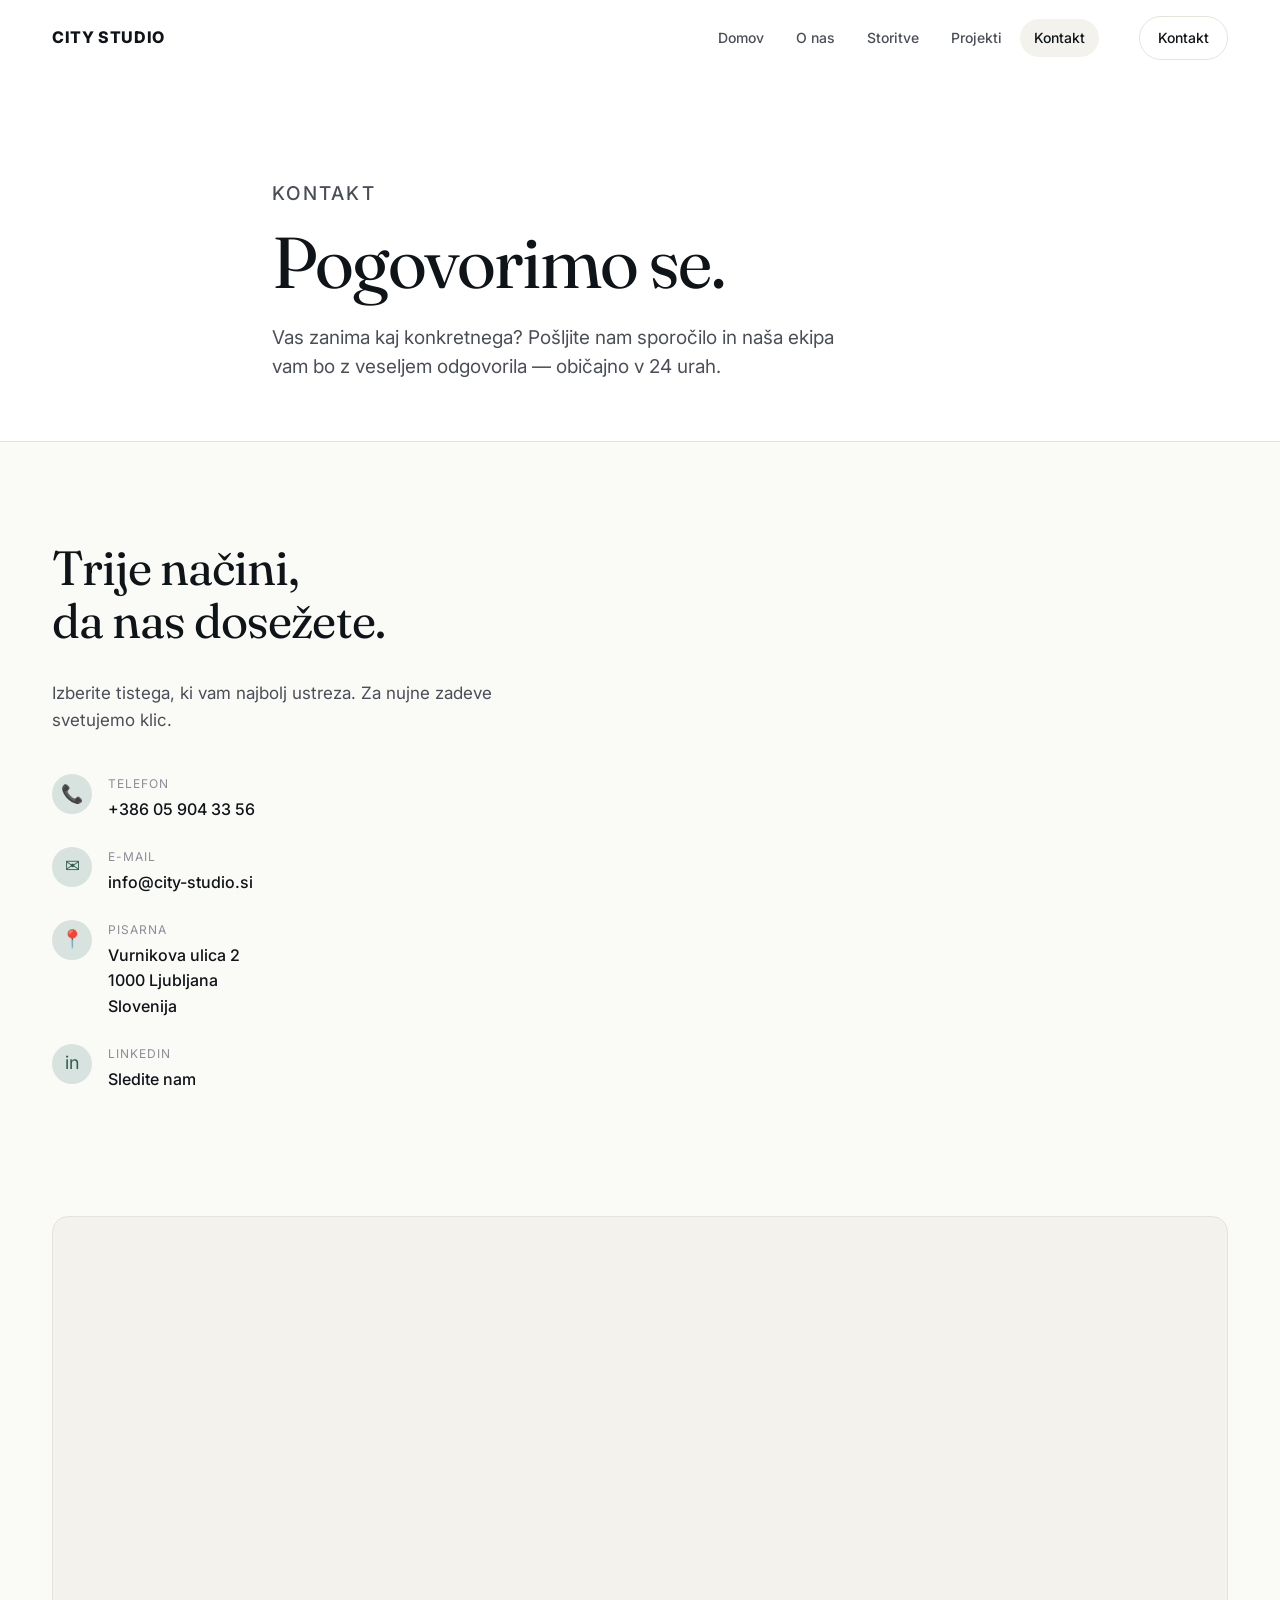
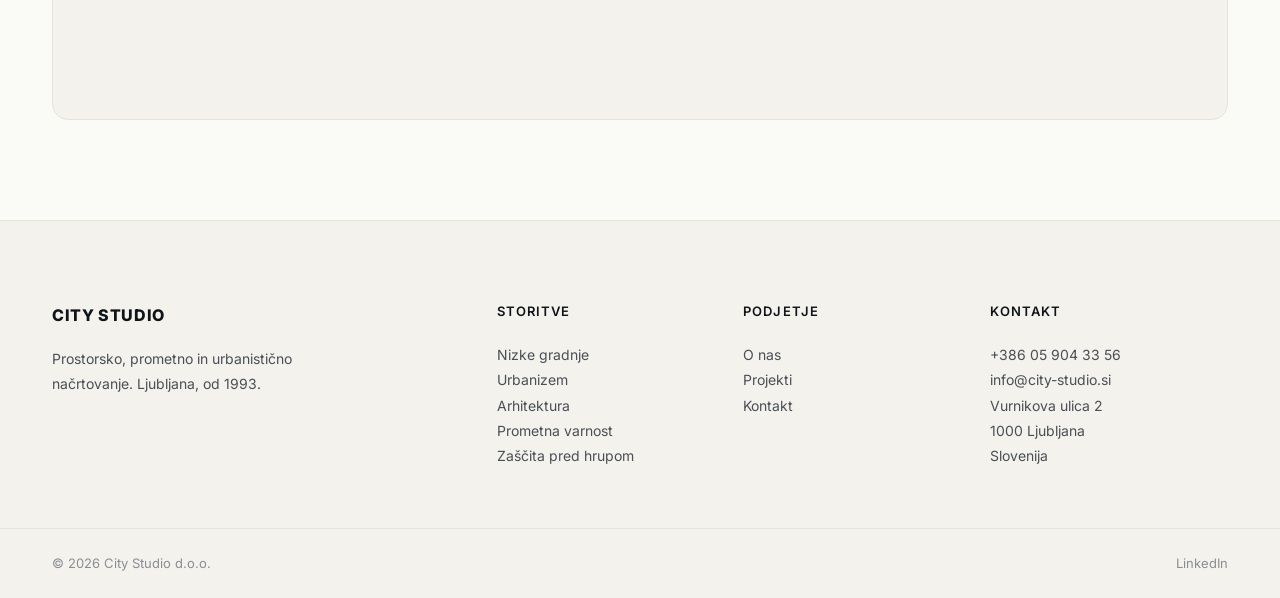
<file: kontakt.html>
<!DOCTYPE html>
<html lang="sl">
<head>
<meta charset="UTF-8" />
<meta name="viewport" content="width=device-width, initial-scale=1.0" />
<title>Kontakt — City Studio</title>
<meta name="description" content="Stopite v stik s City Studio. Pošljite povpraševanje, pokličite ali obiščite našo pisarno v Ljubljani." />
<link rel="preconnect" href="https://fonts.googleapis.com" />
<link rel="preconnect" href="https://fonts.gstatic.com" crossorigin />
<link href="https://fonts.googleapis.com/css2?family=Inter:wght@300;400;500;600;700;800&family=Fraunces:opsz,wght@9..144,300;9..144,400;9..144,500;9..144,600&display=swap" rel="stylesheet" />
<link rel="stylesheet" href="styles.css" />
</head>
<body>

<header class="nav" id="nav">
  <div class="nav__inner">
    <a class="nav__logo" href="index.html"><span class="logo-text">CITY STUDIO</span></a>
    <nav class="nav__links">
      <a href="index.html">Domov</a>
      <a href="o-nas.html">O nas</a>
      <a href="storitve.html">Storitve</a>
      <a href="projekti.html">Projekti</a>
      <a href="kontakt.html" class="is-active">Kontakt</a>
    </nav>
    <div class="nav__cta">
      <a href="kontakt.html" class="btn btn--ghost btn--sm">Kontakt</a>
    </div>
  </div>
</header>

<section class="page-head">
  <div class="container page-head__inner">
    <p class="eyebrow">Kontakt</p>
    <h1>Pogovorimo se.</h1>
    <p>Vas zanima kaj konkretnega? Pošljite nam sporočilo in naša ekipa vam bo z veseljem odgovorila — običajno v 24 urah.</p>
  </div>
</section>

<section class="contact">
  <div class="container">
    <div class="contact__grid">

      <div class="contact-info">
        <h2>Trije načini,<br/>da nas dosežete.</h2>
        <p>Izberite tistega, ki vam najbolj ustreza. Za nujne zadeve svetujemo klic.</p>

        <div class="contact-detail">
          <div class="contact-detail__icon">📞</div>
          <div class="contact-detail__body">
            <span class="contact-detail__label">Telefon</span>
            <span class="contact-detail__value"><a href="tel:+386059043356">+386 05 904 33 56</a></span>
          </div>
        </div>

        <div class="contact-detail">
          <div class="contact-detail__icon">✉</div>
          <div class="contact-detail__body">
            <span class="contact-detail__label">E-mail</span>
            <span class="contact-detail__value"><a href="mailto:info@city-studio.si">info@city-studio.si</a></span>
          </div>
        </div>

        <div class="contact-detail">
          <div class="contact-detail__icon">📍</div>
          <div class="contact-detail__body">
            <span class="contact-detail__label">Pisarna</span>
            <span class="contact-detail__value">Vurnikova ulica 2<br/>1000 Ljubljana<br/>Slovenija</span>
          </div>
        </div>

        <div class="contact-detail">
          <div class="contact-detail__icon">in</div>
          <div class="contact-detail__body">
            <span class="contact-detail__label">LinkedIn</span>
            <span class="contact-detail__value"><a href="https://www.linkedin.com/company/city-studio1/" target="_blank" rel="noopener">Sledite nam</a></span>
          </div>
        </div>
      </div>

      <form class="contact-form" style="display:none;">
      </form>

    </div>
  </div>
</section>

<section style="padding: 0 0 100px;">
  <div class="container">
    <div style="position: relative; border-radius: var(--radius); overflow: hidden; border: 1px solid var(--line); aspect-ratio: 21/9; background: var(--bg-soft);">
      <iframe
        src="https://www.openstreetmap.org/export/embed.html?bbox=14.495%2C46.045%2C14.515%2C46.055&layer=mapnik&marker=46.050%2C14.505"
        style="width:100%; height:100%; border:0; filter: saturate(0.8);"
        title="Lokacija City Studio">
      </iframe>
    </div>
  </div>
</section>

<footer class="footer">
  <div class="container footer__inner">
    <div class="footer__col">
      <a class="nav__logo" href="index.html"><span class="logo-text">CITY STUDIO</span></a>
      <p class="footer__tag">Prostorsko, prometno in urbanistično načrtovanje. Ljubljana, od 1993.</p>
    </div>
    <div class="footer__col">
      <h4>Storitve</h4>
      <a href="storitve.html">Nizke gradnje</a>
      <a href="storitve.html">Urbanizem</a>
      <a href="storitve.html">Arhitektura</a>
      <a href="storitve.html">Prometna varnost</a>
      <a href="storitve.html">Zaščita pred hrupom</a>
    </div>
    <div class="footer__col">
      <h4>Podjetje</h4>
      <a href="o-nas.html">O nas</a>
      <a href="projekti.html">Projekti</a>
      <a href="kontakt.html">Kontakt</a>
    </div>
    <div class="footer__col">
      <h4>Kontakt</h4>
      <a href="tel:+386059043356">+386 05 904 33 56</a>
      <a href="mailto:info@city-studio.si">info@city-studio.si</a>
      <p>Vurnikova ulica 2<br/>1000 Ljubljana<br/>Slovenija</p>
    </div>
  </div>
  <div class="footer__bottom">
    <div class="container">
      <span>© 2026 City Studio d.o.o.</span>
      <span><a href="https://www.linkedin.com/company/city-studio1/" target="_blank" rel="noopener">LinkedIn</a></span>
    </div>
  </div>
</footer>

<script src="script.js"></script>
</body>
</html>
</file>
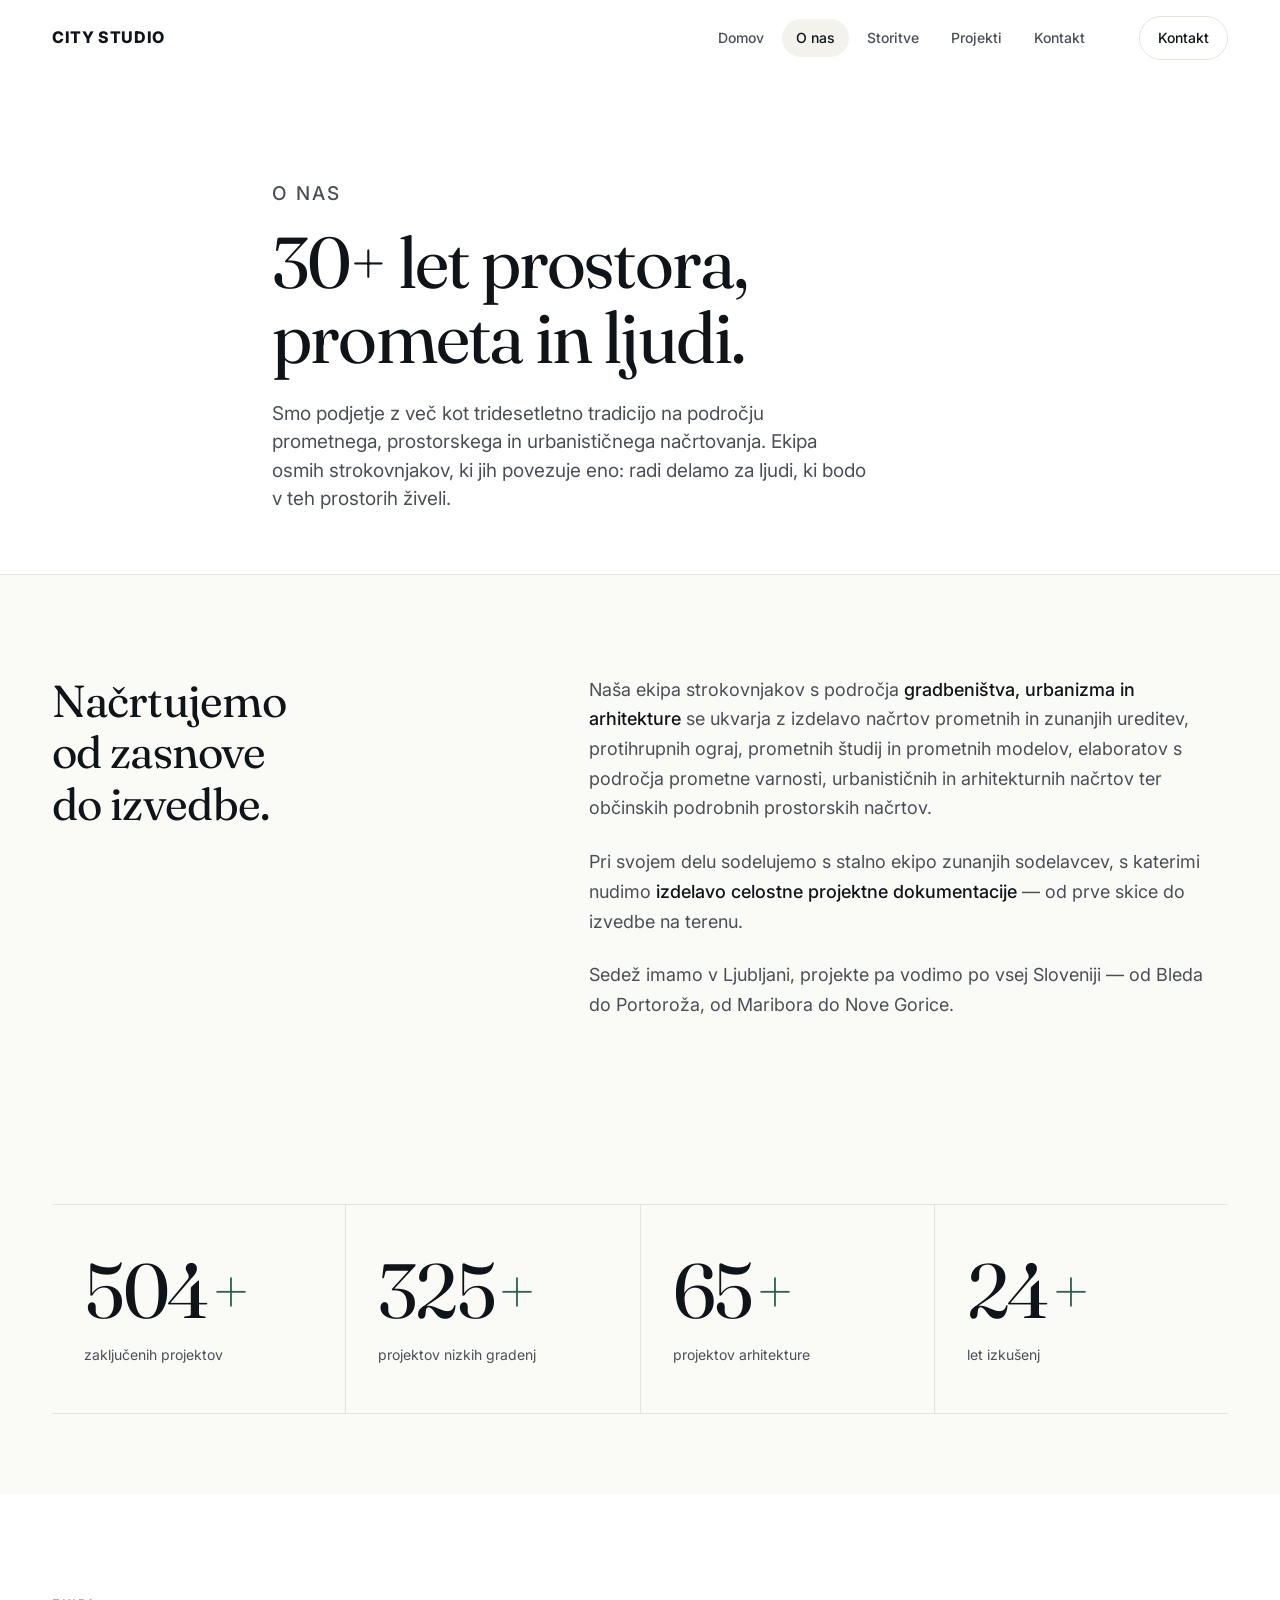
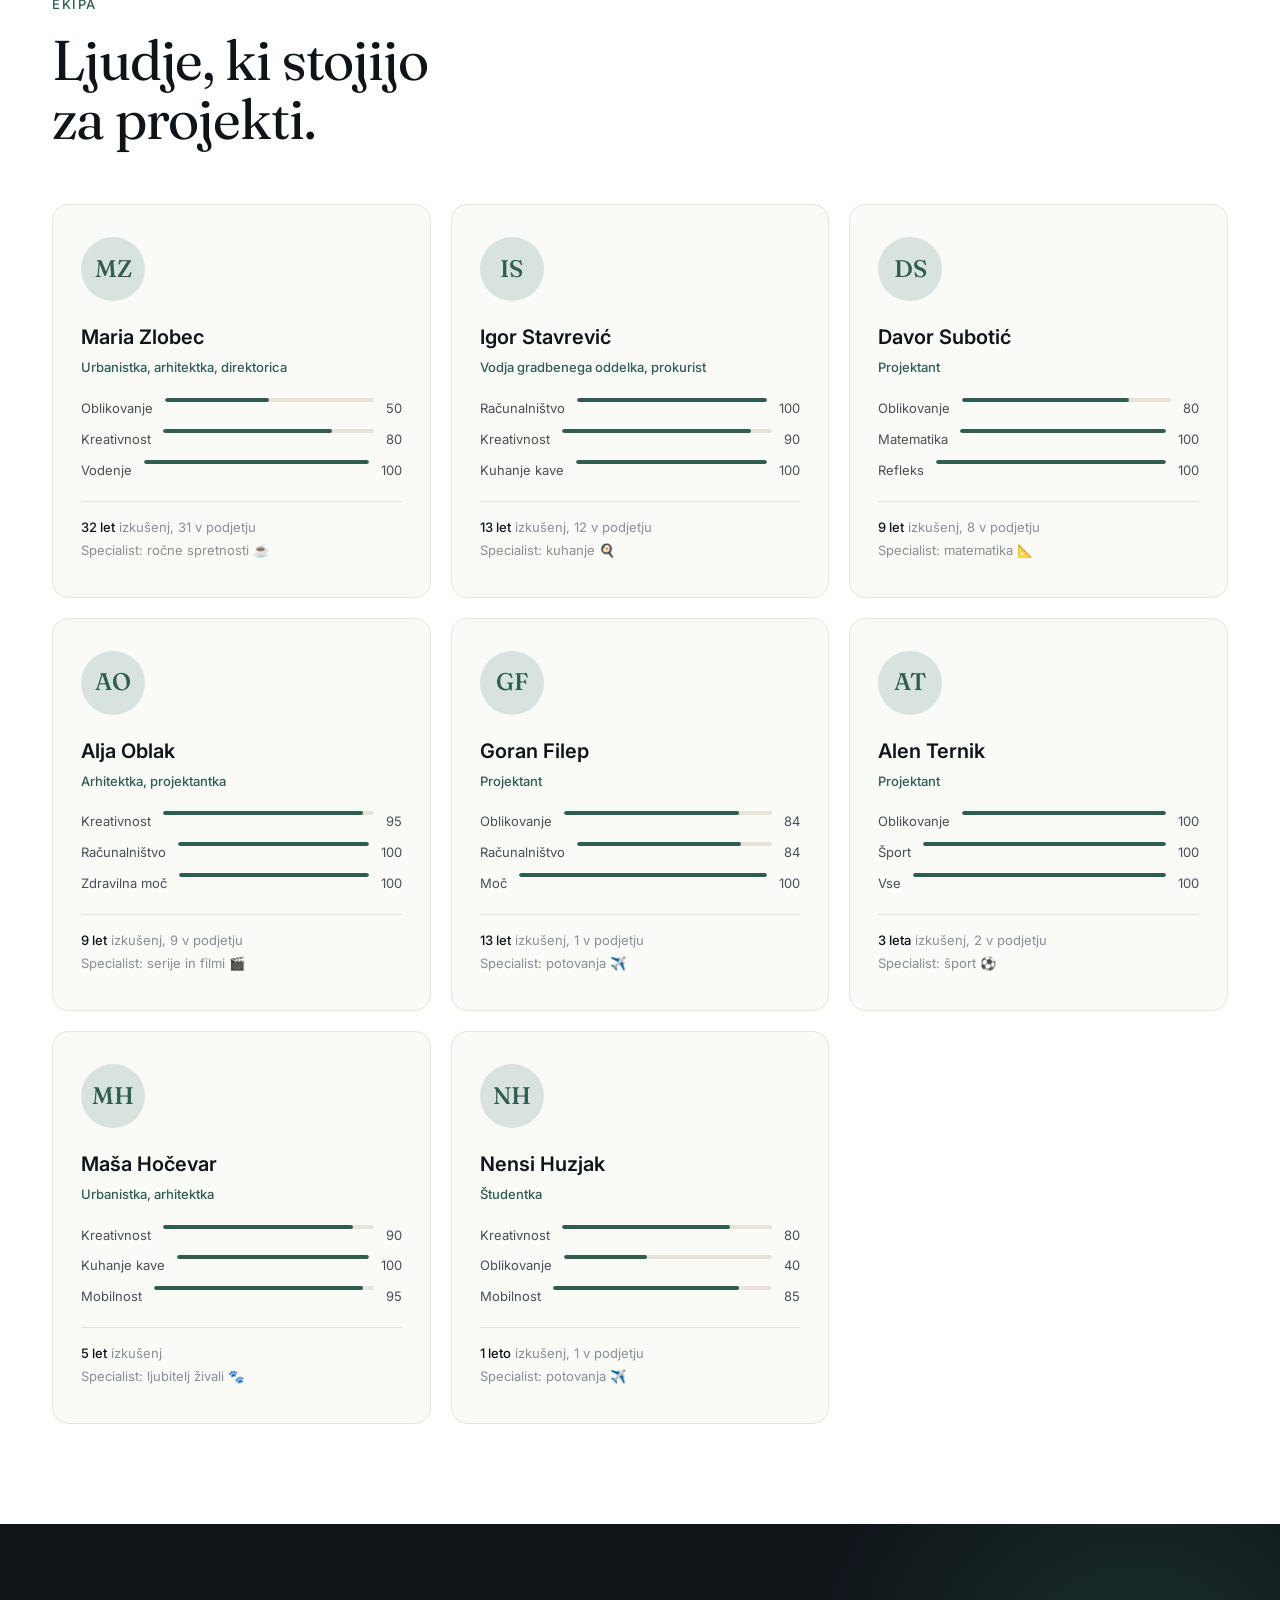
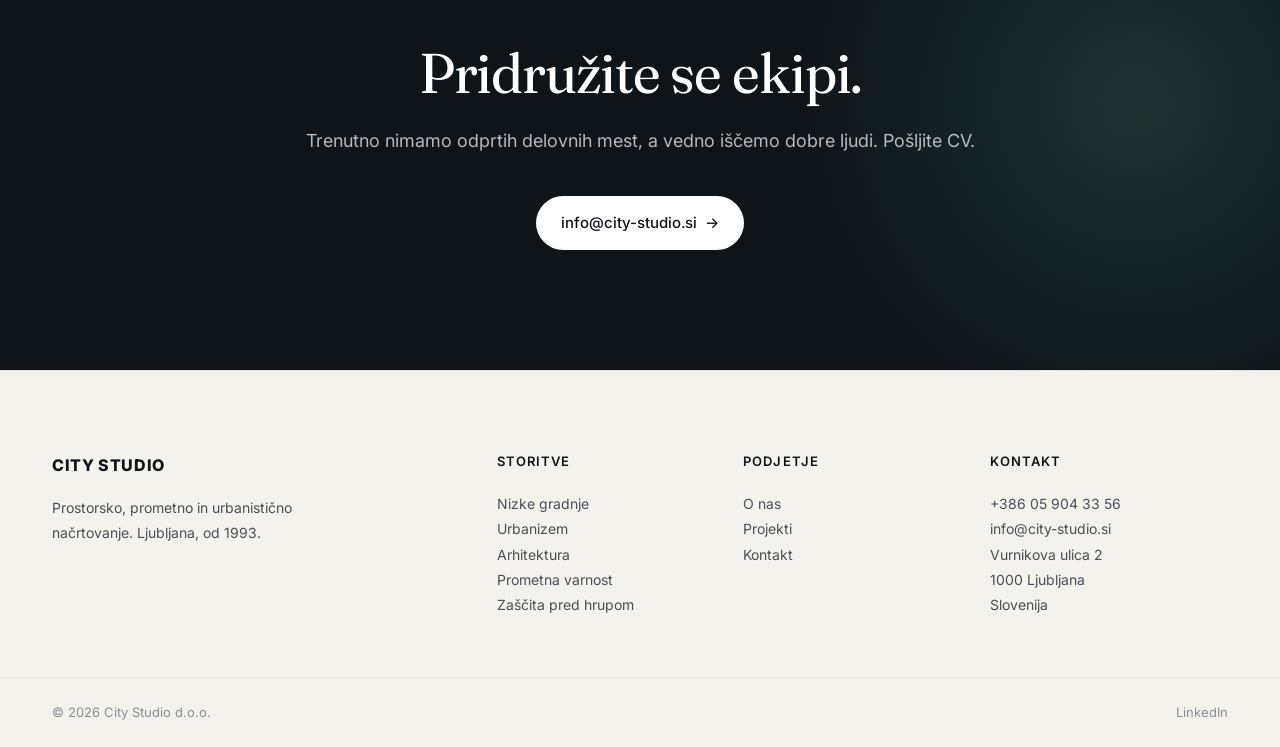
<file: o-nas.html>
<!DOCTYPE html>
<html lang="sl">
<head>
<meta charset="UTF-8" />
<meta name="viewport" content="width=device-width, initial-scale=1.0" />
<title>O nas — City Studio</title>
<meta name="description" content="Spoznajte ekipo City Studio: 30+ let izkušenj v prostorskem, prometnem in urbanističnem načrtovanju." />
<link rel="preconnect" href="https://fonts.googleapis.com" />
<link rel="preconnect" href="https://fonts.gstatic.com" crossorigin />
<link href="https://fonts.googleapis.com/css2?family=Inter:wght@300;400;500;600;700;800&family=Fraunces:opsz,wght@9..144,300;9..144,400;9..144,500;9..144,600&display=swap" rel="stylesheet" />
<link rel="stylesheet" href="styles.css" />
</head>
<body>

<header class="nav" id="nav">
  <div class="nav__inner">
    <a class="nav__logo" href="index.html"><span class="logo-text">CITY STUDIO</span></a>
    <nav class="nav__links">
      <a href="index.html">Domov</a>
      <a href="o-nas.html" class="is-active">O nas</a>
      <a href="storitve.html">Storitve</a>
      <a href="projekti.html">Projekti</a>
      <a href="kontakt.html">Kontakt</a>
    </nav>
    <div class="nav__cta">
      <a href="kontakt.html" class="btn btn--ghost btn--sm">Kontakt</a>
    </div>
  </div>
</header>

<section class="page-head">
  <div class="container page-head__inner">
    <p class="eyebrow">O nas</p>
    <h1>30+ let prostora,<br/>prometa in ljudi.</h1>
    <p>Smo podjetje z več kot tridesetletno tradicijo na področju prometnega, prostorskega in urbanističnega načrtovanja. Ekipa osmih strokovnjakov, ki jih povezuje eno: radi delamo za ljudi, ki bodo v teh prostorih živeli.</p>
  </div>
</section>

<section class="about-intro">
  <div class="container">
    <div class="about-intro__grid">
      <h2 class="reveal">Načrtujemo<br/>od zasnove<br/>do izvedbe.</h2>
      <div>
        <p class="reveal">Naša ekipa strokovnjakov s področja <strong>gradbeništva, urbanizma in arhitekture</strong> se ukvarja z izdelavo načrtov prometnih in zunanjih ureditev, protihrupnih ograj, prometnih študij in prometnih modelov, elaboratov s področja prometne varnosti, urbanističnih in arhitekturnih načrtov ter občinskih podrobnih prostorskih načrtov.</p>
        <p class="reveal">Pri svojem delu sodelujemo s stalno ekipo zunanjih sodelavcev, s katerimi nudimo <strong>izdelavo celostne projektne dokumentacije</strong> — od prve skice do izvedbe na terenu.</p>
        <p class="reveal">Sedež imamo v Ljubljani, projekte pa vodimo po vsej Sloveniji — od Bleda do Portoroža, od Maribora do Nove Gorice.</p>
      </div>
    </div>
  </div>
</section>

<section class="stats" style="padding: 60px 0 80px;">
  <div class="container">
    <div class="stats__grid">
      <div class="stat"><div class="stat__num" data-target="650">0</div><div class="stat__label">zaključenih projektov</div></div>
      <div class="stat"><div class="stat__num" data-target="420">0</div><div class="stat__label">projektov nizkih gradenj</div></div>
      <div class="stat"><div class="stat__num" data-target="85">0</div><div class="stat__label">projektov arhitekture</div></div>
      <div class="stat"><div class="stat__num" data-target="32">0</div><div class="stat__label">let izkušenj</div></div>
    </div>
  </div>
</section>

<section class="team">
  <div class="container">
    <div class="team__head">
      <p class="eyebrow">Ekipa</p>
      <h2 class="section-title">Ljudje, ki stojijo<br/>za projekti.</h2>
    </div>
    <div class="team__grid">

      <article class="team-card">
        <div class="team-card__avatar">MZ</div>
        <h3>Maria Zlobec</h3>
        <span class="team-card__role">Urbanistka, arhitektka, direktorica</span>
        <div class="team-card__stats">
          <div class="stat-row"><span>Oblikovanje</span><div class="stat-row__bar" style="--w:50%"></div><span>50</span></div>
          <div class="stat-row"><span>Kreativnost</span><div class="stat-row__bar" style="--w:80%"></div><span>80</span></div>
          <div class="stat-row"><span>Vodenje</span><div class="stat-row__bar" style="--w:100%"></div><span>100</span></div>
        </div>
        <div class="team-card__detail">
          <span><b>32 let</b> izkušenj, 31 v podjetju</span>
          <span>Specialist: ročne spretnosti ☕</span>
        </div>
      </article>

      <article class="team-card">
        <div class="team-card__avatar">IS</div>
        <h3>Igor Stavrević</h3>
        <span class="team-card__role">Vodja gradbenega oddelka, prokurist</span>
        <div class="team-card__stats">
          <div class="stat-row"><span>Računalništvo</span><div class="stat-row__bar" style="--w:100%"></div><span>100</span></div>
          <div class="stat-row"><span>Kreativnost</span><div class="stat-row__bar" style="--w:90%"></div><span>90</span></div>
          <div class="stat-row"><span>Kuhanje kave</span><div class="stat-row__bar" style="--w:100%"></div><span>100</span></div>
        </div>
        <div class="team-card__detail">
          <span><b>13 let</b> izkušenj, 12 v podjetju</span>
          <span>Specialist: kuhanje 🍳</span>
        </div>
      </article>

      <article class="team-card">
        <div class="team-card__avatar">DS</div>
        <h3>Davor Subotić</h3>
        <span class="team-card__role">Projektant</span>
        <div class="team-card__stats">
          <div class="stat-row"><span>Oblikovanje</span><div class="stat-row__bar" style="--w:80%"></div><span>80</span></div>
          <div class="stat-row"><span>Matematika</span><div class="stat-row__bar" style="--w:100%"></div><span>100</span></div>
          <div class="stat-row"><span>Refleks</span><div class="stat-row__bar" style="--w:100%"></div><span>100</span></div>
        </div>
        <div class="team-card__detail">
          <span><b>9 let</b> izkušenj, 8 v podjetju</span>
          <span>Specialist: matematika 📐</span>
        </div>
      </article>

      <article class="team-card">
        <div class="team-card__avatar">AO</div>
        <h3>Alja Oblak</h3>
        <span class="team-card__role">Arhitektka, projektantka</span>
        <div class="team-card__stats">
          <div class="stat-row"><span>Kreativnost</span><div class="stat-row__bar" style="--w:95%"></div><span>95</span></div>
          <div class="stat-row"><span>Računalništvo</span><div class="stat-row__bar" style="--w:100%"></div><span>100</span></div>
          <div class="stat-row"><span>Zdravilna moč</span><div class="stat-row__bar" style="--w:100%"></div><span>100</span></div>
        </div>
        <div class="team-card__detail">
          <span><b>9 let</b> izkušenj, 9 v podjetju</span>
          <span>Specialist: serije in filmi 🎬</span>
        </div>
      </article>

      <article class="team-card">
        <div class="team-card__avatar">GF</div>
        <h3>Goran Filep</h3>
        <span class="team-card__role">Projektant</span>
        <div class="team-card__stats">
          <div class="stat-row"><span>Oblikovanje</span><div class="stat-row__bar" style="--w:84%"></div><span>84</span></div>
          <div class="stat-row"><span>Računalništvo</span><div class="stat-row__bar" style="--w:84%"></div><span>84</span></div>
          <div class="stat-row"><span>Moč</span><div class="stat-row__bar" style="--w:100%"></div><span>100</span></div>
        </div>
        <div class="team-card__detail">
          <span><b>13 let</b> izkušenj, 1 v podjetju</span>
          <span>Specialist: potovanja ✈️</span>
        </div>
      </article>

      <article class="team-card">
        <div class="team-card__avatar">AT</div>
        <h3>Alen Ternik</h3>
        <span class="team-card__role">Projektant</span>
        <div class="team-card__stats">
          <div class="stat-row"><span>Oblikovanje</span><div class="stat-row__bar" style="--w:100%"></div><span>100</span></div>
          <div class="stat-row"><span>Šport</span><div class="stat-row__bar" style="--w:100%"></div><span>100</span></div>
          <div class="stat-row"><span>Vse</span><div class="stat-row__bar" style="--w:100%"></div><span>100</span></div>
        </div>
        <div class="team-card__detail">
          <span><b>3 leta</b> izkušenj, 2 v podjetju</span>
          <span>Specialist: šport ⚽</span>
        </div>
      </article>

      <article class="team-card">
        <div class="team-card__avatar">MH</div>
        <h3>Maša Hočevar</h3>
        <span class="team-card__role">Urbanistka, arhitektka</span>
        <div class="team-card__stats">
          <div class="stat-row"><span>Kreativnost</span><div class="stat-row__bar" style="--w:90%"></div><span>90</span></div>
          <div class="stat-row"><span>Kuhanje kave</span><div class="stat-row__bar" style="--w:100%"></div><span>100</span></div>
          <div class="stat-row"><span>Mobilnost</span><div class="stat-row__bar" style="--w:95%"></div><span>95</span></div>
        </div>
        <div class="team-card__detail">
          <span><b>5 let</b> izkušenj</span>
          <span>Specialist: ljubitelj živali 🐾</span>
        </div>
      </article>

      <article class="team-card">
        <div class="team-card__avatar">NH</div>
        <h3>Nensi Huzjak</h3>
        <span class="team-card__role">Študentka</span>
        <div class="team-card__stats">
          <div class="stat-row"><span>Kreativnost</span><div class="stat-row__bar" style="--w:80%"></div><span>80</span></div>
          <div class="stat-row"><span>Oblikovanje</span><div class="stat-row__bar" style="--w:40%"></div><span>40</span></div>
          <div class="stat-row"><span>Mobilnost</span><div class="stat-row__bar" style="--w:85%"></div><span>85</span></div>
        </div>
        <div class="team-card__detail">
          <span><b>1 leto</b> izkušenj, 1 v podjetju</span>
          <span>Specialist: potovanja ✈️</span>
        </div>
      </article>

    </div>
  </div>
</section>

<section class="cta">
  <div class="container cta__inner">
    <h2 class="section-title section-title--light">Pridružite se ekipi.</h2>
    <p class="cta__sub">Trenutno nimamo odprtih delovnih mest, a vedno iščemo dobre ljudi. Pošljite CV.</p>
    <div class="cta__actions">
      <a href="mailto:info@city-studio.si" class="btn btn--white">info@city-studio.si <span class="arrow">→</span></a>
    </div>
  </div>
</section>

<footer class="footer">
  <div class="container footer__inner">
    <div class="footer__col">
      <a class="nav__logo" href="index.html"><span class="logo-text">CITY STUDIO</span></a>
      <p class="footer__tag">Prostorsko, prometno in urbanistično načrtovanje. Ljubljana, od 1993.</p>
    </div>
    <div class="footer__col">
      <h4>Storitve</h4>
      <a href="storitve.html">Nizke gradnje</a>
      <a href="storitve.html">Urbanizem</a>
      <a href="storitve.html">Arhitektura</a>
      <a href="storitve.html">Prometna varnost</a>
      <a href="storitve.html">Zaščita pred hrupom</a>
    </div>
    <div class="footer__col">
      <h4>Podjetje</h4>
      <a href="o-nas.html">O nas</a>
      <a href="projekti.html">Projekti</a>
      <a href="kontakt.html">Kontakt</a>
    </div>
    <div class="footer__col">
      <h4>Kontakt</h4>
      <a href="tel:+386059043356">+386 05 904 33 56</a>
      <a href="mailto:info@city-studio.si">info@city-studio.si</a>
      <p>Vurnikova ulica 2<br/>1000 Ljubljana<br/>Slovenija</p>
    </div>
  </div>
  <div class="footer__bottom">
    <div class="container">
      <span>© 2026 City Studio d.o.o.</span>
      <span><a href="https://www.linkedin.com/company/city-studio1/" target="_blank" rel="noopener">LinkedIn</a></span>
    </div>
  </div>
</footer>

<script src="script.js"></script>
</body>
</html>
</file>
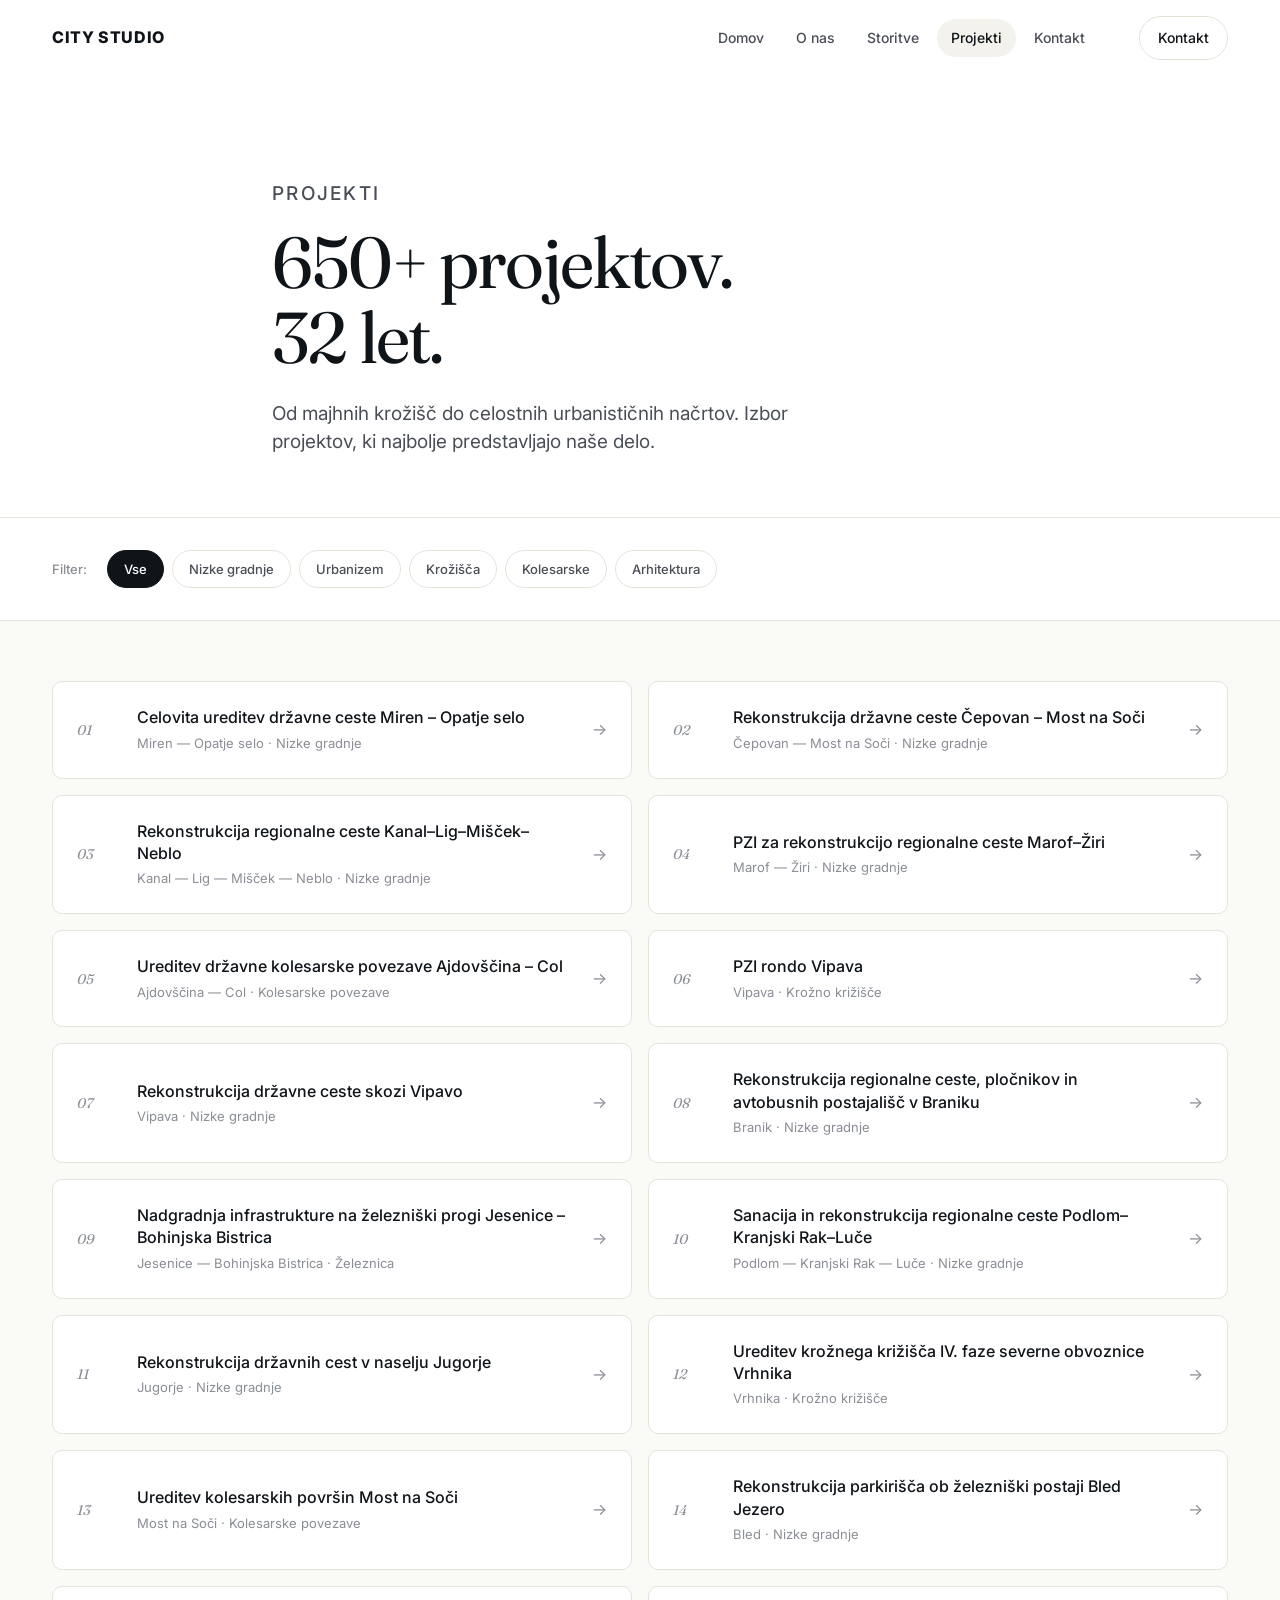
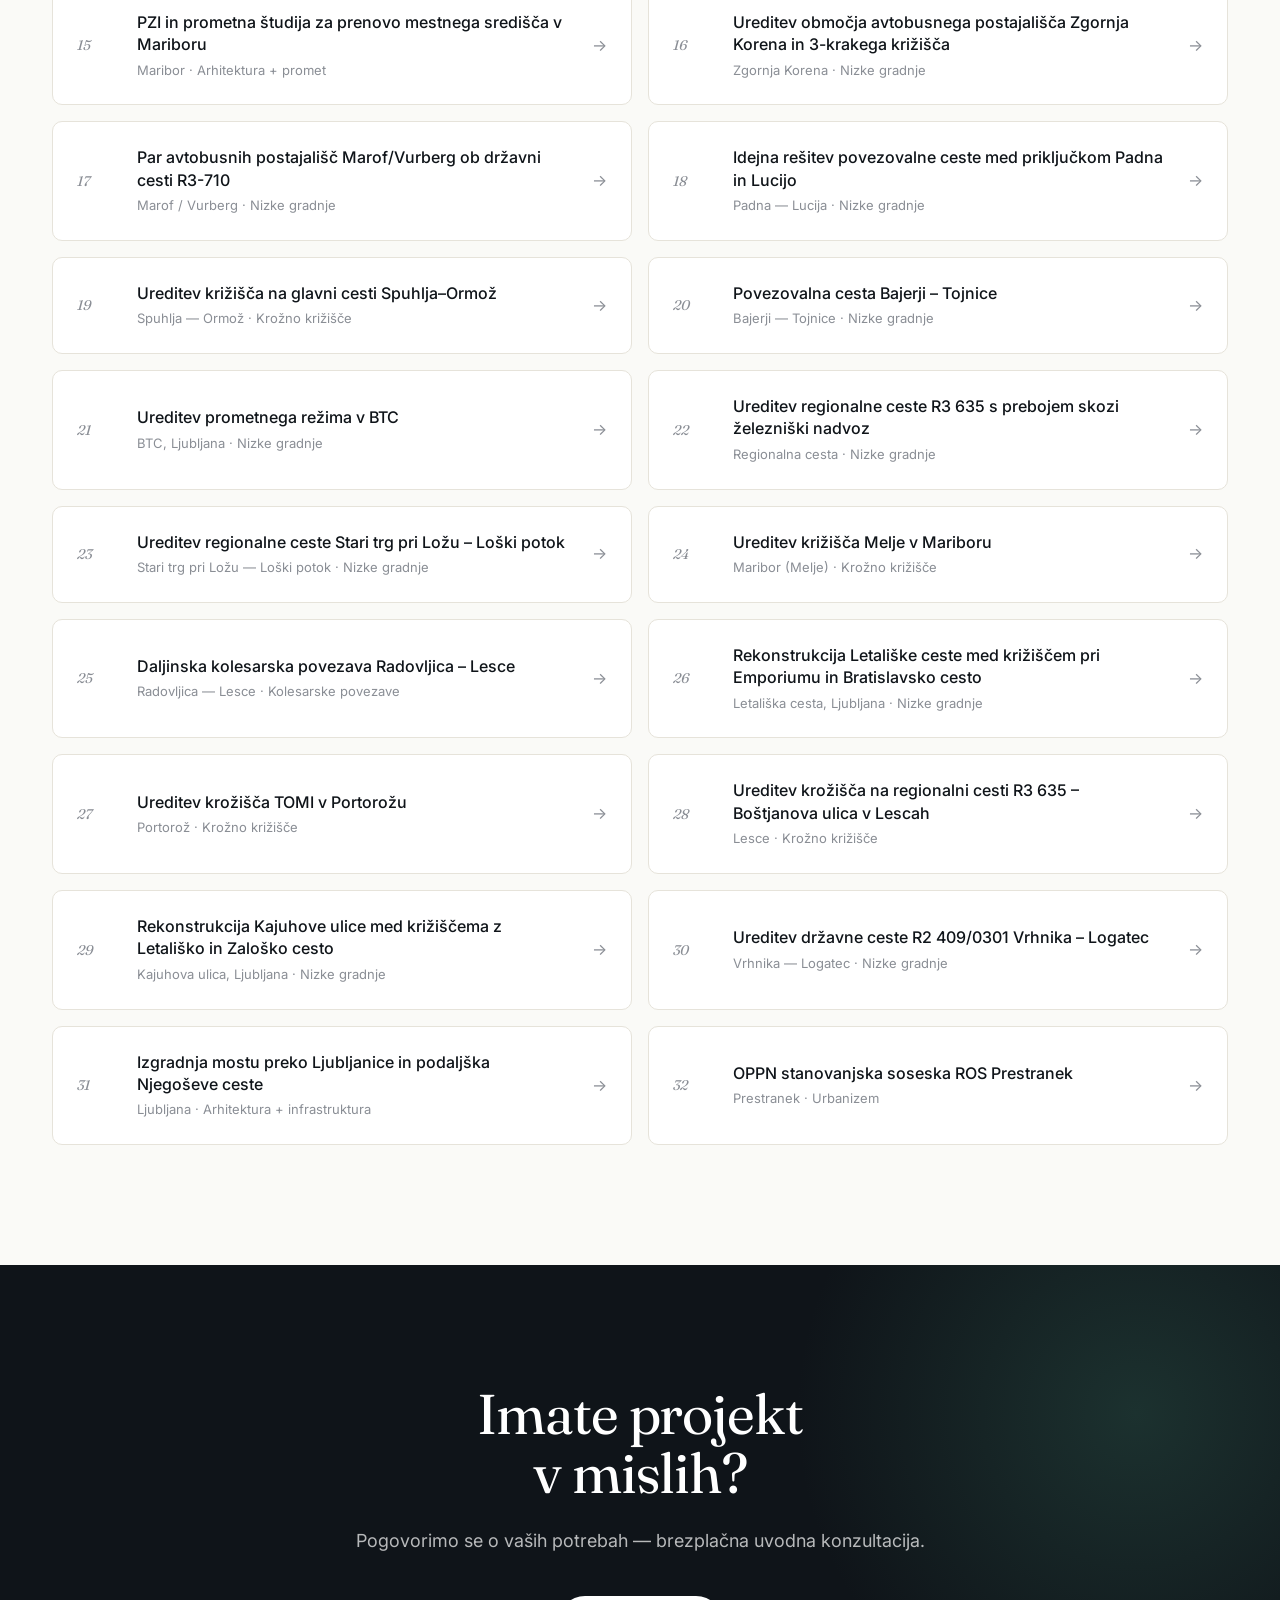
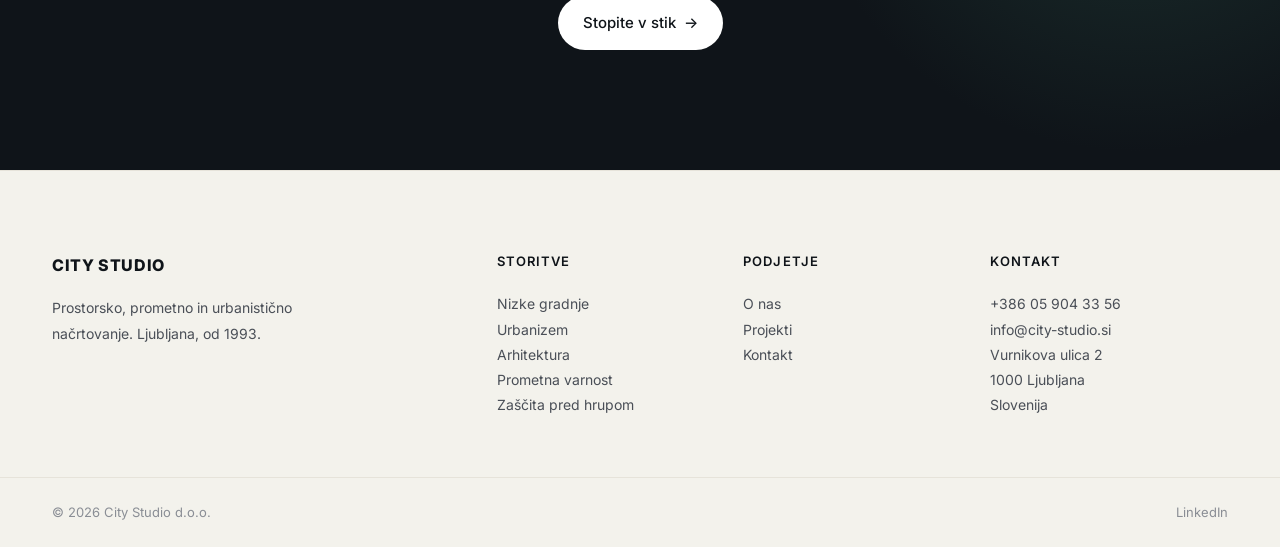
<file: projekti.html>
<!DOCTYPE html>
<html lang="sl">
<head>
<meta charset="UTF-8" />
<meta name="viewport" content="width=device-width, initial-scale=1.0" />
<title>Projekti — City Studio</title>
<meta name="description" content="32+ let projektov po vsej Sloveniji. Ceste, krožišča, urbanizem, arhitektura." />
<link rel="preconnect" href="https://fonts.googleapis.com" />
<link rel="preconnect" href="https://fonts.gstatic.com" crossorigin />
<link href="https://fonts.googleapis.com/css2?family=Inter:wght@300;400;500;600;700;800&family=Fraunces:opsz,wght@9..144,300;9..144,400;9..144,500;9..144,600&display=swap" rel="stylesheet" />
<link rel="stylesheet" href="styles.css" />
</head>
<body>

<header class="nav" id="nav">
  <div class="nav__inner">
    <a class="nav__logo" href="index.html"><span class="logo-text">CITY STUDIO</span></a>
    <nav class="nav__links">
      <a href="index.html">Domov</a>
      <a href="o-nas.html">O nas</a>
      <a href="storitve.html">Storitve</a>
      <a href="projekti.html" class="is-active">Projekti</a>
      <a href="kontakt.html">Kontakt</a>
    </nav>
    <div class="nav__cta">
      <a href="kontakt.html" class="btn btn--ghost btn--sm">Kontakt</a>
    </div>
  </div>
</header>

<section class="page-head">
  <div class="container page-head__inner">
    <p class="eyebrow">Projekti</p>
    <h1>650+ projektov.<br/>32 let.</h1>
    <p>Od majhnih krožišč do celostnih urbanističnih načrtov. Izbor projektov, ki najbolje predstavljajo naše delo.</p>
  </div>
</section>

<section class="projects-filter">
  <div class="container">
    <div class="projects-filter__row">
      <span class="projects-filter__label">Filter:</span>
      <button class="filter-btn is-active" data-filter="all">Vse</button>
      <button class="filter-btn" data-filter="nizke">Nizke gradnje</button>
      <button class="filter-btn" data-filter="urbanizem">Urbanizem</button>
      <button class="filter-btn" data-filter="krozisca">Krožišča</button>
      <button class="filter-btn" data-filter="kolesarske">Kolesarske</button>
      <button class="filter-btn" data-filter="arhitektura">Arhitektura</button>
    </div>
  </div>
</section>

<section class="projects-list">
  <div class="container">
    <div class="projects-list__grid">

      <div class="project-row reveal" data-cat="nizke">
        <div class="project-row__num">01</div>
        <div class="project-row__body">
          <h3>Celovita ureditev državne ceste Miren – Opatje selo</h3>
          <p>Miren — Opatje selo · Nizke gradnje</p>
        </div>
        <div class="project-row__arrow">→</div>
      </div>

      <div class="project-row reveal" data-cat="nizke">
        <div class="project-row__num">02</div>
        <div class="project-row__body">
          <h3>Rekonstrukcija državne ceste Čepovan – Most na Soči</h3>
          <p>Čepovan — Most na Soči · Nizke gradnje</p>
        </div>
        <div class="project-row__arrow">→</div>
      </div>

      <div class="project-row reveal" data-cat="nizke">
        <div class="project-row__num">03</div>
        <div class="project-row__body">
          <h3>Rekonstrukcija regionalne ceste Kanal–Lig–Mišček–Neblo</h3>
          <p>Kanal — Lig — Mišček — Neblo · Nizke gradnje</p>
        </div>
        <div class="project-row__arrow">→</div>
      </div>

      <div class="project-row reveal" data-cat="nizke">
        <div class="project-row__num">04</div>
        <div class="project-row__body">
          <h3>PZI za rekonstrukcijo regionalne ceste Marof–Žiri</h3>
          <p>Marof — Žiri · Nizke gradnje</p>
        </div>
        <div class="project-row__arrow">→</div>
      </div>

      <div class="project-row reveal" data-cat="kolesarske">
        <div class="project-row__num">05</div>
        <div class="project-row__body">
          <h3>Ureditev državne kolesarske povezave Ajdovščina – Col</h3>
          <p>Ajdovščina — Col · Kolesarske povezave</p>
        </div>
        <div class="project-row__arrow">→</div>
      </div>

      <div class="project-row reveal" data-cat="krozisca">
        <div class="project-row__num">06</div>
        <div class="project-row__body">
          <h3>PZI rondo Vipava</h3>
          <p>Vipava · Krožno križišče</p>
        </div>
        <div class="project-row__arrow">→</div>
      </div>

      <div class="project-row reveal" data-cat="nizke">
        <div class="project-row__num">07</div>
        <div class="project-row__body">
          <h3>Rekonstrukcija državne ceste skozi Vipavo</h3>
          <p>Vipava · Nizke gradnje</p>
        </div>
        <div class="project-row__arrow">→</div>
      </div>

      <div class="project-row reveal" data-cat="nizke">
        <div class="project-row__num">08</div>
        <div class="project-row__body">
          <h3>Rekonstrukcija regionalne ceste, pločnikov in avtobusnih postajališč v Braniku</h3>
          <p>Branik · Nizke gradnje</p>
        </div>
        <div class="project-row__arrow">→</div>
      </div>

      <div class="project-row reveal" data-cat="nizke">
        <div class="project-row__num">09</div>
        <div class="project-row__body">
          <h3>Nadgradnja infrastrukture na železniški progi Jesenice – Bohinjska Bistrica</h3>
          <p>Jesenice — Bohinjska Bistrica · Železnica</p>
        </div>
        <div class="project-row__arrow">→</div>
      </div>

      <div class="project-row reveal" data-cat="nizke">
        <div class="project-row__num">10</div>
        <div class="project-row__body">
          <h3>Sanacija in rekonstrukcija regionalne ceste Podlom–Kranjski Rak–Luče</h3>
          <p>Podlom — Kranjski Rak — Luče · Nizke gradnje</p>
        </div>
        <div class="project-row__arrow">→</div>
      </div>

      <div class="project-row reveal" data-cat="nizke">
        <div class="project-row__num">11</div>
        <div class="project-row__body">
          <h3>Rekonstrukcija državnih cest v naselju Jugorje</h3>
          <p>Jugorje · Nizke gradnje</p>
        </div>
        <div class="project-row__arrow">→</div>
      </div>

      <div class="project-row reveal" data-cat="krozisca">
        <div class="project-row__num">12</div>
        <div class="project-row__body">
          <h3>Ureditev krožnega križišča IV. faze severne obvoznice Vrhnika</h3>
          <p>Vrhnika · Krožno križišče</p>
        </div>
        <div class="project-row__arrow">→</div>
      </div>

      <div class="project-row reveal" data-cat="kolesarske">
        <div class="project-row__num">13</div>
        <div class="project-row__body">
          <h3>Ureditev kolesarskih površin Most na Soči</h3>
          <p>Most na Soči · Kolesarske povezave</p>
        </div>
        <div class="project-row__arrow">→</div>
      </div>

      <div class="project-row reveal" data-cat="nizke">
        <div class="project-row__num">14</div>
        <div class="project-row__body">
          <h3>Rekonstrukcija parkirišča ob železniški postaji Bled Jezero</h3>
          <p>Bled · Nizke gradnje</p>
        </div>
        <div class="project-row__arrow">→</div>
      </div>

      <div class="project-row reveal" data-cat="arhitektura">
        <div class="project-row__num">15</div>
        <div class="project-row__body">
          <h3>PZI in prometna študija za prenovo mestnega središča v Mariboru</h3>
          <p>Maribor · Arhitektura + promet</p>
        </div>
        <div class="project-row__arrow">→</div>
      </div>

      <div class="project-row reveal" data-cat="nizke">
        <div class="project-row__num">16</div>
        <div class="project-row__body">
          <h3>Ureditev območja avtobusnega postajališča Zgornja Korena in 3-krakega križišča</h3>
          <p>Zgornja Korena · Nizke gradnje</p>
        </div>
        <div class="project-row__arrow">→</div>
      </div>

      <div class="project-row reveal" data-cat="nizke">
        <div class="project-row__num">17</div>
        <div class="project-row__body">
          <h3>Par avtobusnih postajališč Marof/Vurberg ob državni cesti R3-710</h3>
          <p>Marof / Vurberg · Nizke gradnje</p>
        </div>
        <div class="project-row__arrow">→</div>
      </div>

      <div class="project-row reveal" data-cat="nizke">
        <div class="project-row__num">18</div>
        <div class="project-row__body">
          <h3>Idejna rešitev povezovalne ceste med priključkom Padna in Lucijo</h3>
          <p>Padna — Lucija · Nizke gradnje</p>
        </div>
        <div class="project-row__arrow">→</div>
      </div>

      <div class="project-row reveal" data-cat="krozisca">
        <div class="project-row__num">19</div>
        <div class="project-row__body">
          <h3>Ureditev križišča na glavni cesti Spuhlja–Ormož</h3>
          <p>Spuhlja — Ormož · Krožno križišče</p>
        </div>
        <div class="project-row__arrow">→</div>
      </div>

      <div class="project-row reveal" data-cat="nizke">
        <div class="project-row__num">20</div>
        <div class="project-row__body">
          <h3>Povezovalna cesta Bajerji – Tojnice</h3>
          <p>Bajerji — Tojnice · Nizke gradnje</p>
        </div>
        <div class="project-row__arrow">→</div>
      </div>

      <div class="project-row reveal" data-cat="nizke">
        <div class="project-row__num">21</div>
        <div class="project-row__body">
          <h3>Ureditev prometnega režima v BTC</h3>
          <p>BTC, Ljubljana · Nizke gradnje</p>
        </div>
        <div class="project-row__arrow">→</div>
      </div>

      <div class="project-row reveal" data-cat="nizke">
        <div class="project-row__num">22</div>
        <div class="project-row__body">
          <h3>Ureditev regionalne ceste R3 635 s prebojem skozi železniški nadvoz</h3>
          <p>Regionalna cesta · Nizke gradnje</p>
        </div>
        <div class="project-row__arrow">→</div>
      </div>

      <div class="project-row reveal" data-cat="nizke">
        <div class="project-row__num">23</div>
        <div class="project-row__body">
          <h3>Ureditev regionalne ceste Stari trg pri Ložu – Loški potok</h3>
          <p>Stari trg pri Ložu — Loški potok · Nizke gradnje</p>
        </div>
        <div class="project-row__arrow">→</div>
      </div>

      <div class="project-row reveal" data-cat="krozisca">
        <div class="project-row__num">24</div>
        <div class="project-row__body">
          <h3>Ureditev križišča Melje v Mariboru</h3>
          <p>Maribor (Melje) · Krožno križišče</p>
        </div>
        <div class="project-row__arrow">→</div>
      </div>

      <div class="project-row reveal" data-cat="kolesarske">
        <div class="project-row__num">25</div>
        <div class="project-row__body">
          <h3>Daljinska kolesarska povezava Radovljica – Lesce</h3>
          <p>Radovljica — Lesce · Kolesarske povezave</p>
        </div>
        <div class="project-row__arrow">→</div>
      </div>

      <div class="project-row reveal" data-cat="nizke">
        <div class="project-row__num">26</div>
        <div class="project-row__body">
          <h3>Rekonstrukcija Letališke ceste med križiščem pri Emporiumu in Bratislavsko cesto</h3>
          <p>Letališka cesta, Ljubljana · Nizke gradnje</p>
        </div>
        <div class="project-row__arrow">→</div>
      </div>

      <div class="project-row reveal" data-cat="krozisca">
        <div class="project-row__num">27</div>
        <div class="project-row__body">
          <h3>Ureditev krožišča TOMI v Portorožu</h3>
          <p>Portorož · Krožno križišče</p>
        </div>
        <div class="project-row__arrow">→</div>
      </div>

      <div class="project-row reveal" data-cat="krozisca">
        <div class="project-row__num">28</div>
        <div class="project-row__body">
          <h3>Ureditev krožišča na regionalni cesti R3 635 – Boštjanova ulica v Lescah</h3>
          <p>Lesce · Krožno križišče</p>
        </div>
        <div class="project-row__arrow">→</div>
      </div>

      <div class="project-row reveal" data-cat="nizke">
        <div class="project-row__num">29</div>
        <div class="project-row__body">
          <h3>Rekonstrukcija Kajuhove ulice med križiščema z Letališko in Zaloško cesto</h3>
          <p>Kajuhova ulica, Ljubljana · Nizke gradnje</p>
        </div>
        <div class="project-row__arrow">→</div>
      </div>

      <div class="project-row reveal" data-cat="nizke">
        <div class="project-row__num">30</div>
        <div class="project-row__body">
          <h3>Ureditev državne ceste R2 409/0301 Vrhnika – Logatec</h3>
          <p>Vrhnika — Logatec · Nizke gradnje</p>
        </div>
        <div class="project-row__arrow">→</div>
      </div>

      <div class="project-row reveal" data-cat="arhitektura">
        <div class="project-row__num">31</div>
        <div class="project-row__body">
          <h3>Izgradnja mostu preko Ljubljanice in podaljška Njegoševe ceste</h3>
          <p>Ljubljana · Arhitektura + infrastruktura</p>
        </div>
        <div class="project-row__arrow">→</div>
      </div>

      <div class="project-row reveal" data-cat="urbanizem">
        <div class="project-row__num">32</div>
        <div class="project-row__body">
          <h3>OPPN stanovanjska soseska ROS Prestranek</h3>
          <p>Prestranek · Urbanizem</p>
        </div>
        <div class="project-row__arrow">→</div>
      </div>

    </div>
  </div>
</section>

<section class="cta">
  <div class="container cta__inner">
    <h2 class="section-title section-title--light">Imate projekt<br/>v mislih?</h2>
    <p class="cta__sub">Pogovorimo se o vaših potrebah — brezplačna uvodna konzultacija.</p>
    <div class="cta__actions">
      <a href="kontakt.html" class="btn btn--white">Stopite v stik <span class="arrow">→</span></a>
    </div>
  </div>
</section>

<footer class="footer">
  <div class="container footer__inner">
    <div class="footer__col">
      <a class="nav__logo" href="index.html"><span class="logo-text">CITY STUDIO</span></a>
      <p class="footer__tag">Prostorsko, prometno in urbanistično načrtovanje. Ljubljana, od 1993.</p>
    </div>
    <div class="footer__col">
      <h4>Storitve</h4>
      <a href="storitve.html">Nizke gradnje</a>
      <a href="storitve.html">Urbanizem</a>
      <a href="storitve.html">Arhitektura</a>
      <a href="storitve.html">Prometna varnost</a>
      <a href="storitve.html">Zaščita pred hrupom</a>
    </div>
    <div class="footer__col">
      <h4>Podjetje</h4>
      <a href="o-nas.html">O nas</a>
      <a href="projekti.html">Projekti</a>
      <a href="kontakt.html">Kontakt</a>
    </div>
    <div class="footer__col">
      <h4>Kontakt</h4>
      <a href="tel:+386059043356">+386 05 904 33 56</a>
      <a href="mailto:info@city-studio.si">info@city-studio.si</a>
      <p>Vurnikova ulica 2<br/>1000 Ljubljana<br/>Slovenija</p>
    </div>
  </div>
  <div class="footer__bottom">
    <div class="container">
      <span>© 2026 City Studio d.o.o.</span>
      <span><a href="https://www.linkedin.com/company/city-studio1/" target="_blank" rel="noopener">LinkedIn</a></span>
    </div>
  </div>
</footer>

<script src="script.js"></script>
</body>
</html>
</file>
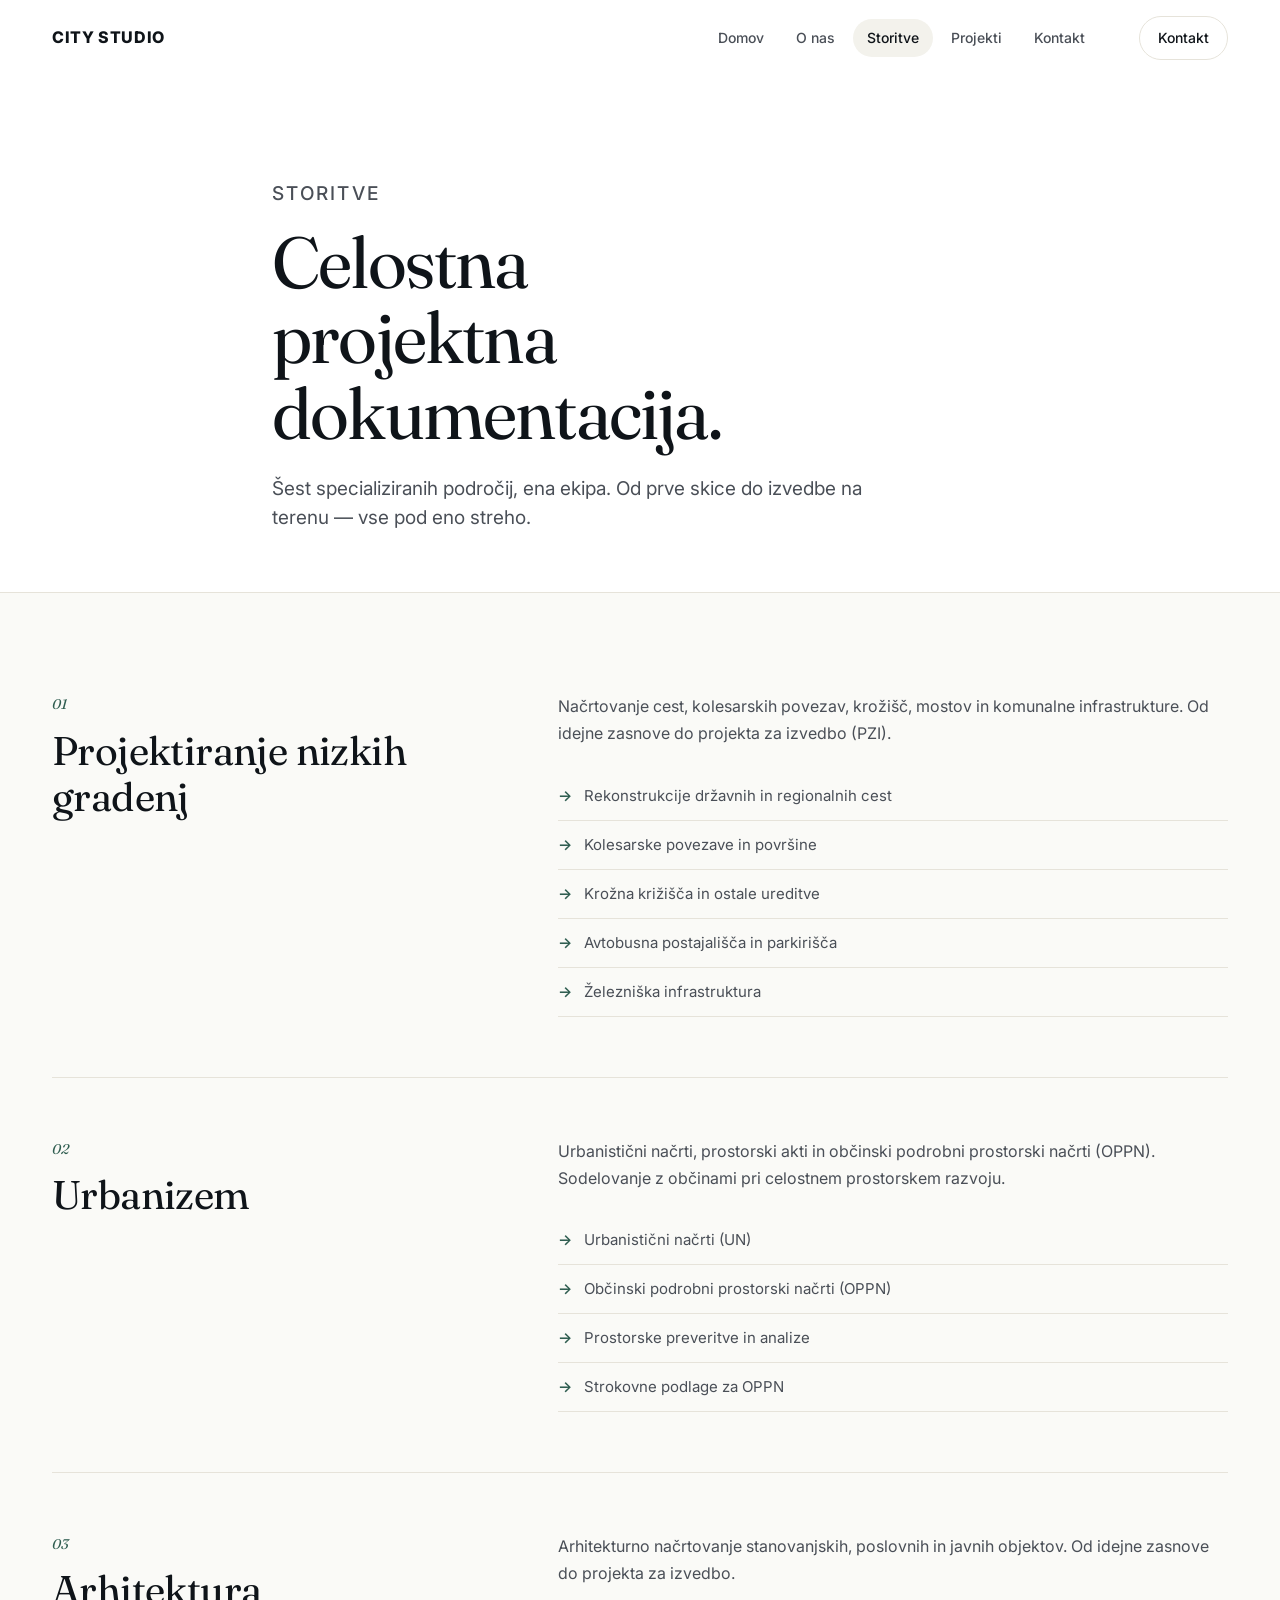
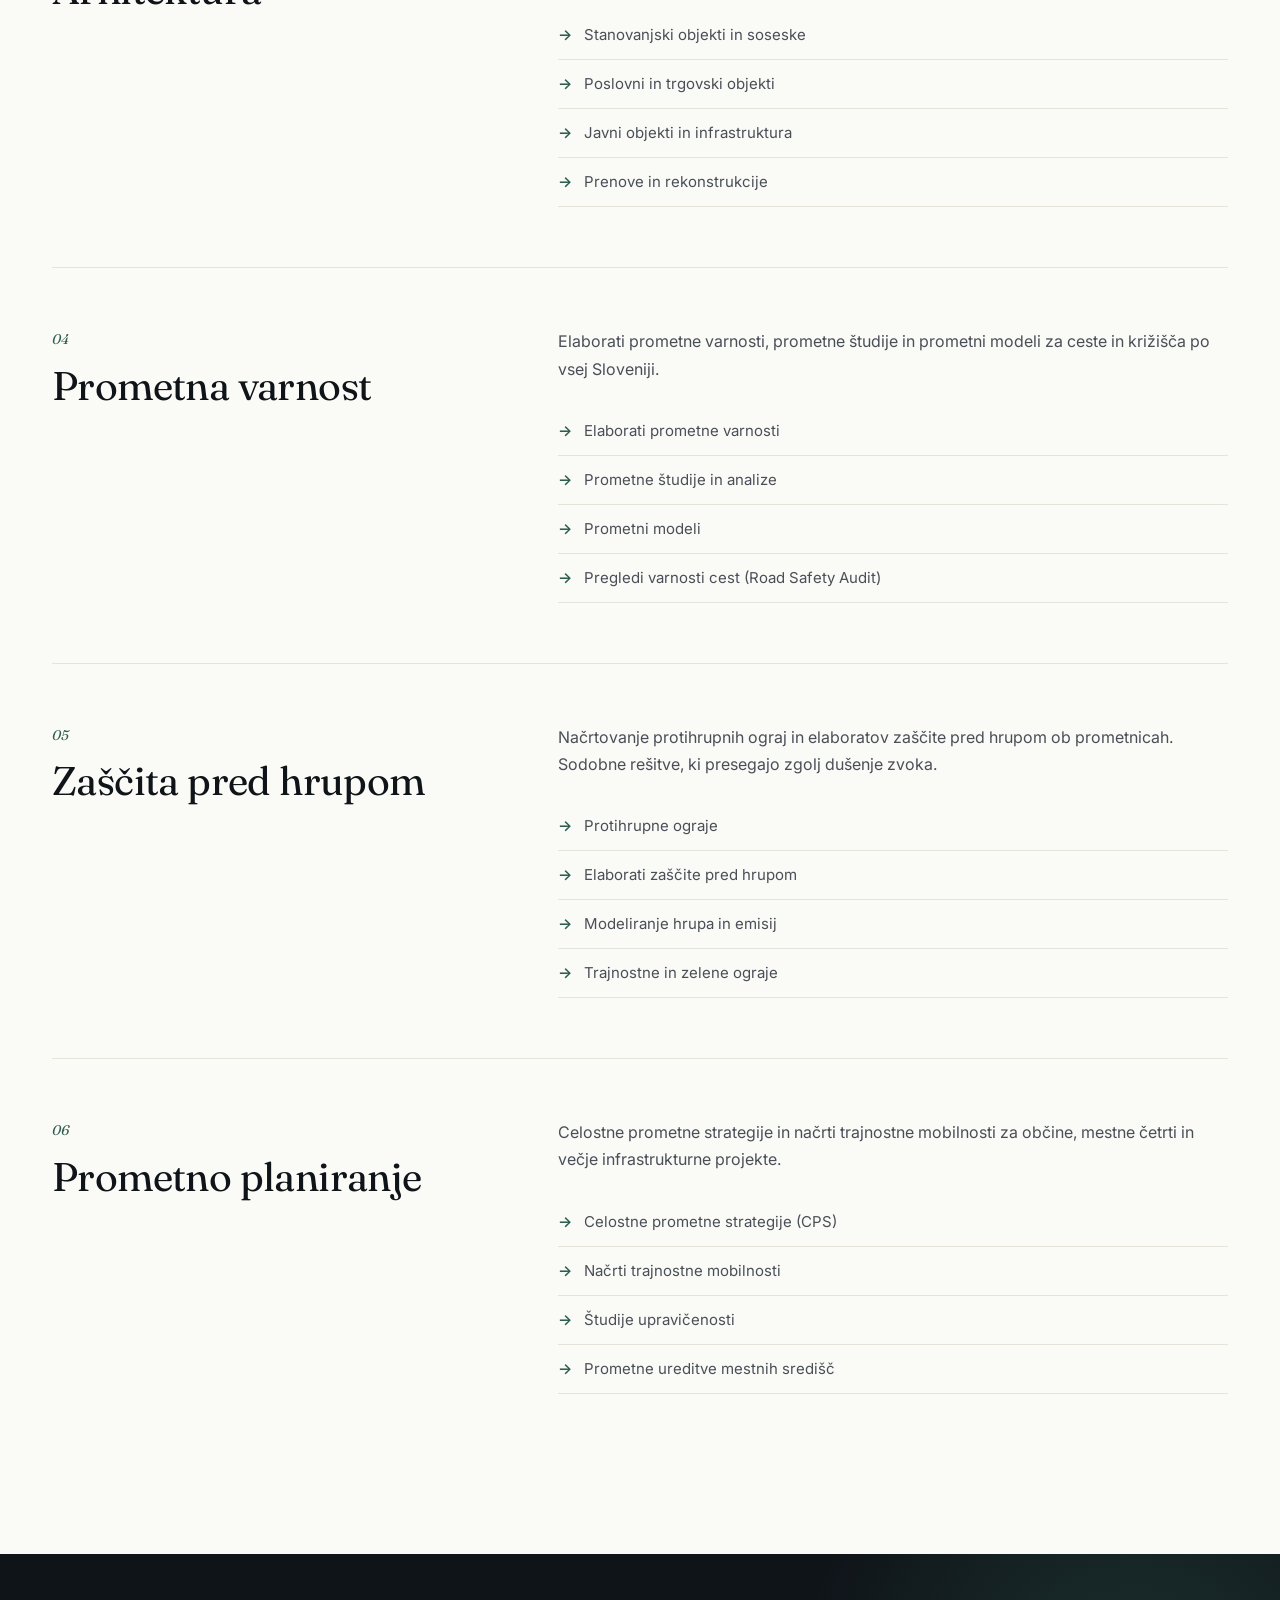
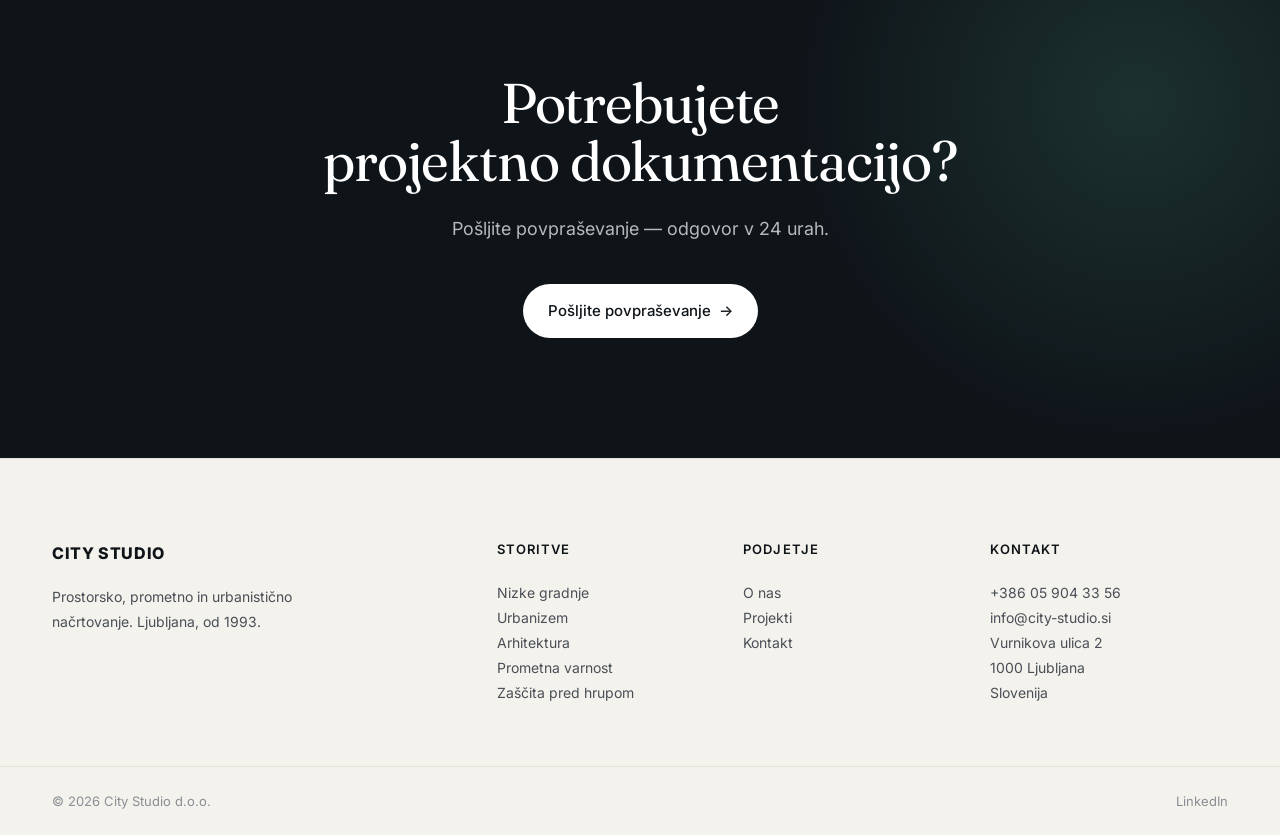
<file: storitve.html>
<!DOCTYPE html>
<html lang="sl">
<head>
<meta charset="UTF-8" />
<meta name="viewport" content="width=device-width, initial-scale=1.0" />
<title>Storitve — City Studio</title>
<meta name="description" content="Celostna projektna dokumentacija — od zasnove do izvedbe. Nizke gradnje, urbanizem, arhitektura, prometna varnost." />
<link rel="preconnect" href="https://fonts.googleapis.com" />
<link rel="preconnect" href="https://fonts.gstatic.com" crossorigin />
<link href="https://fonts.googleapis.com/css2?family=Inter:wght@300;400;500;600;700;800&family=Fraunces:opsz,wght@9..144,300;9..144,400;9..144,500;9..144,600&display=swap" rel="stylesheet" />
<link rel="stylesheet" href="styles.css" />
</head>
<body>

<header class="nav" id="nav">
  <div class="nav__inner">
    <a class="nav__logo" href="index.html"><span class="logo-text">CITY STUDIO</span></a>
    <nav class="nav__links">
      <a href="index.html">Domov</a>
      <a href="o-nas.html">O nas</a>
      <a href="storitve.html" class="is-active">Storitve</a>
      <a href="projekti.html">Projekti</a>
      <a href="kontakt.html">Kontakt</a>
    </nav>
    <div class="nav__cta">
      <a href="kontakt.html" class="btn btn--ghost btn--sm">Kontakt</a>
    </div>
  </div>
</header>

<section class="page-head">
  <div class="container page-head__inner">
    <p class="eyebrow">Storitve</p>
    <h1>Celostna<br/>projektna<br/>dokumentacija.</h1>
    <p>Šest specializiranih področij, ena ekipa. Od prve skice do izvedbe na terenu — vse pod eno streho.</p>
  </div>
</section>

<section class="services-detail">
  <div class="container">

    <div class="service-block reveal">
      <div>
        <div class="service-block__num">01</div>
        <h2>Projektiranje nizkih gradenj</h2>
      </div>
      <div class="service-block__body">
        <p>Načrtovanje cest, kolesarskih povezav, krožišč, mostov in komunalne infrastrukture. Od idejne zasnove do projekta za izvedbo (PZI).</p>
        <ul>
          <li>Rekonstrukcije državnih in regionalnih cest</li>
          <li>Kolesarske povezave in površine</li>
          <li>Krožna križišča in ostale ureditve</li>
          <li>Avtobusna postajališča in parkirišča</li>
          <li>Železniška infrastruktura</li>
        </ul>
      </div>
    </div>

    <div class="service-block reveal">
      <div>
        <div class="service-block__num">02</div>
        <h2>Urbanizem</h2>
      </div>
      <div class="service-block__body">
        <p>Urbanistični načrti, prostorski akti in občinski podrobni prostorski načrti (OPPN). Sodelovanje z občinami pri celostnem prostorskem razvoju.</p>
        <ul>
          <li>Urbanistični načrti (UN)</li>
          <li>Občinski podrobni prostorski načrti (OPPN)</li>
          <li>Prostorske preveritve in analize</li>
          <li>Strokovne podlage za OPPN</li>
        </ul>
      </div>
    </div>

    <div class="service-block reveal">
      <div>
        <div class="service-block__num">03</div>
        <h2>Arhitektura</h2>
      </div>
      <div class="service-block__body">
        <p>Arhitekturno načrtovanje stanovanjskih, poslovnih in javnih objektov. Od idejne zasnove do projekta za izvedbo.</p>
        <ul>
          <li>Stanovanjski objekti in soseske</li>
          <li>Poslovni in trgovski objekti</li>
          <li>Javni objekti in infrastruktura</li>
          <li>Prenove in rekonstrukcije</li>
        </ul>
      </div>
    </div>

    <div class="service-block reveal">
      <div>
        <div class="service-block__num">04</div>
        <h2>Prometna varnost</h2>
      </div>
      <div class="service-block__body">
        <p>Elaborati prometne varnosti, prometne študije in prometni modeli za ceste in križišča po vsej Sloveniji.</p>
        <ul>
          <li>Elaborati prometne varnosti</li>
          <li>Prometne študije in analize</li>
          <li>Prometni modeli</li>
          <li>Pregledi varnosti cest (Road Safety Audit)</li>
        </ul>
      </div>
    </div>

    <div class="service-block reveal">
      <div>
        <div class="service-block__num">05</div>
        <h2>Zaščita pred hrupom</h2>
      </div>
      <div class="service-block__body">
        <p>Načrtovanje protihrupnih ograj in elaboratov zaščite pred hrupom ob prometnicah. Sodobne rešitve, ki presegajo zgolj dušenje zvoka.</p>
        <ul>
          <li>Protihrupne ograje</li>
          <li>Elaborati zaščite pred hrupom</li>
          <li>Modeliranje hrupa in emisij</li>
          <li>Trajnostne in zelene ograje</li>
        </ul>
      </div>
    </div>

    <div class="service-block reveal">
      <div>
        <div class="service-block__num">06</div>
        <h2>Prometno planiranje</h2>
      </div>
      <div class="service-block__body">
        <p>Celostne prometne strategije in načrti trajnostne mobilnosti za občine, mestne četrti in večje infrastrukturne projekte.</p>
        <ul>
          <li>Celostne prometne strategije (CPS)</li>
          <li>Načrti trajnostne mobilnosti</li>
          <li>Študije upravičenosti</li>
          <li>Prometne ureditve mestnih središč</li>
        </ul>
      </div>
    </div>

  </div>
</section>

<section class="cta">
  <div class="container cta__inner">
    <h2 class="section-title section-title--light">Potrebujete<br/>projektno dokumentacijo?</h2>
    <p class="cta__sub">Pošljite povpraševanje — odgovor v 24 urah.</p>
    <div class="cta__actions">
      <a href="kontakt.html" class="btn btn--white">Pošljite povpraševanje <span class="arrow">→</span></a>
    </div>
  </div>
</section>

<footer class="footer">
  <div class="container footer__inner">
    <div class="footer__col">
      <a class="nav__logo" href="index.html"><span class="logo-text">CITY STUDIO</span></a>
      <p class="footer__tag">Prostorsko, prometno in urbanistično načrtovanje. Ljubljana, od 1993.</p>
    </div>
    <div class="footer__col">
      <h4>Storitve</h4>
      <a href="storitve.html">Nizke gradnje</a>
      <a href="storitve.html">Urbanizem</a>
      <a href="storitve.html">Arhitektura</a>
      <a href="storitve.html">Prometna varnost</a>
      <a href="storitve.html">Zaščita pred hrupom</a>
    </div>
    <div class="footer__col">
      <h4>Podjetje</h4>
      <a href="o-nas.html">O nas</a>
      <a href="projekti.html">Projekti</a>
      <a href="kontakt.html">Kontakt</a>
    </div>
    <div class="footer__col">
      <h4>Kontakt</h4>
      <a href="tel:+386059043356">+386 05 904 33 56</a>
      <a href="mailto:info@city-studio.si">info@city-studio.si</a>
      <p>Vurnikova ulica 2<br/>1000 Ljubljana<br/>Slovenija</p>
    </div>
  </div>
  <div class="footer__bottom">
    <div class="container">
      <span>© 2026 City Studio d.o.o.</span>
      <span><a href="https://www.linkedin.com/company/city-studio1/" target="_blank" rel="noopener">LinkedIn</a></span>
    </div>
  </div>
</footer>

<script src="script.js"></script>
</body>
</html>
</file>
<file: styles.css>
/* ============ RESET & BASE ============ */
*, *::before, *::after { box-sizing: border-box; margin: 0; padding: 0; }
html { scroll-behavior: smooth; -webkit-text-size-adjust: 100%; }
body {
  font-family: 'Inter', -apple-system, BlinkMacSystemFont, sans-serif;
  font-size: 16px;
  line-height: 1.6;
  color: var(--ink);
  background: var(--bg);
  -webkit-font-smoothing: antialiased;
  overflow-x: hidden;
}
img { max-width: 100%; display: block; }
a { color: inherit; text-decoration: none; }
button { font: inherit; cursor: pointer; border: none; background: none; }

:root {
  --bg: #fafaf7;
  --bg-soft: #f3f2ec;
  --ink: #0f1419;
  --ink-soft: #4a4f57;
  --ink-mute: #8a8e95;
  --line: #e6e3da;
  --accent: #2f5d50;
  --accent-soft: #d8e3df;
  --white: #ffffff;
  --shadow-sm: 0 1px 2px rgba(15,20,25,0.04), 0 4px 12px rgba(15,20,25,0.04);
  --shadow-md: 0 4px 12px rgba(15,20,25,0.06), 0 12px 32px rgba(15,20,25,0.06);
  --shadow-lg: 0 12px 40px rgba(15,20,25,0.08), 0 24px 60px rgba(15,20,25,0.08);
  --radius: 16px;
  --radius-lg: 24px;
  --radius-sm: 10px;
  --ease: cubic-bezier(0.22, 1, 0.36, 1);
}

.container {
  width: 100%;
  max-width: 1240px;
  margin: 0 auto;
  padding: 0 32px;
}

.eyebrow {
  font-size: 13px;
  font-weight: 500;
  letter-spacing: 0.12em;
  text-transform: uppercase;
  color: var(--accent);
  margin-bottom: 16px;
}
.section-title {
  font-family: 'Fraunces', Georgia, serif;
  font-size: clamp(2rem, 5vw, 3.5rem);
  font-weight: 400;
  line-height: 1.05;
  letter-spacing: -0.02em;
  color: var(--ink);
}
.section-title em { font-style: italic; color: var(--accent); }
.section-title--light { color: var(--white); }
.muted { color: var(--ink-mute); font-weight: 300; }

/* ============ BUTTONS ============ */
.btn {
  display: inline-flex;
  align-items: center;
  gap: 8px;
  padding: 14px 24px;
  border-radius: 999px;
  font-weight: 500;
  font-size: 15px;
  transition: all 0.3s var(--ease);
  white-space: nowrap;
  border: 1px solid transparent;
}
.btn--sm { padding: 10px 18px; font-size: 14px; }
.btn--primary { background: var(--ink); color: var(--white); }
.btn--primary:hover { background: var(--accent); transform: translateY(-1px); }
.btn--ghost { background: transparent; color: var(--ink); border-color: var(--line); }
.btn--ghost:hover { border-color: var(--ink); background: var(--white); }
.btn--white { background: var(--white); color: var(--ink); }
.btn--white:hover { background: var(--accent); color: var(--white); transform: translateY(-1px); }
.btn--ghost-light { background: transparent; color: var(--white); border-color: rgba(255,255,255,0.3); }
.btn--ghost-light:hover { background: rgba(255,255,255,0.1); border-color: var(--white); }
.btn .arrow { transition: transform 0.3s var(--ease); display: inline-block; }
.btn:hover .arrow { transform: translateX(4px); }

/* ============ NAV ============ */
.nav {
  position: fixed;
  top: 0; left: 0; right: 0;
  z-index: 100;
  padding: 16px 0;
  transition: all 0.4s var(--ease);
}
.nav.is-scrolled {
  background: rgba(250, 250, 247, 0.85);
  backdrop-filter: saturate(180%) blur(20px);
  -webkit-backdrop-filter: saturate(180%) blur(20px);
  border-bottom: 1px solid var(--line);
}
.nav__inner {
  max-width: 1240px;
  margin: 0 auto;
  padding: 0 32px;
  display: flex;
  align-items: center;
  gap: 32px;
}
.nav__logo {
  display: flex;
  align-items: center;
  gap: 8px;
  font-weight: 600;
  font-size: 17px;
  letter-spacing: -0.01em;
}
.logo-mark { color: var(--accent); font-size: 14px; }
.logo-text { font-size: 16px; font-weight: 800; letter-spacing: 0.04em; color: var(--ink); text-transform: uppercase; }
.logo-img {
  height: 40px;
  width: auto;
  display: block;
  object-fit: contain;
}
.nav__links {
  display: flex;
  gap: 4px;
  margin-left: auto;
  margin-right: 8px;
}
.nav__links a {
  padding: 8px 14px;
  border-radius: 999px;
  font-size: 14px;
  font-weight: 500;
  color: var(--ink-soft);
  transition: all 0.2s var(--ease);
}
.nav__links a:hover { color: var(--ink); background: var(--bg-soft); }
.nav__links a.is-active { color: var(--ink); background: var(--bg-soft); }
.nav__cta { display: flex; align-items: center; }
.nav__burger {
  display: none;
  width: 40px; height: 40px;
  flex-direction: column;
  justify-content: center;
  align-items: center;
  gap: 5px;
  margin-left: auto;
}
.nav__burger span {
  display: block;
  width: 20px; height: 1.5px;
  background: var(--ink);
  transition: all 0.3s var(--ease);
}
.nav__burger.is-open span:nth-child(1) { transform: translateY(6.5px) rotate(45deg); }
.nav__burger.is-open span:nth-child(2) { opacity: 0; }
.nav__burger.is-open span:nth-child(3) { transform: translateY(-6.5px) rotate(-45deg); }

/* ============ HERO ============ */
.hero {
  position: relative;
  min-height: 100vh;
  padding: 160px 0 100px;
  display: flex;
  align-items: center;
  overflow: hidden;
}
.hero__bg {
  position: absolute;
  inset: 0;
  background:
    radial-gradient(circle at 80% 20%, rgba(47,93,80,0.06), transparent 50%),
    radial-gradient(circle at 20% 80%, rgba(216,227,223,0.4), transparent 50%);
  pointer-events: none;
}
.hero__inner {
  position: relative;
  z-index: 2;
  max-width: 900px;
  margin-left: 95px;
}
.hero__eyebrow {
  display: inline-flex;
  align-items: center;
  gap: 10px;
  padding: 8px 14px;
  background: var(--white);
  border: 1px solid var(--line);
  border-radius: 999px;
  font-size: 13px;
  font-weight: 500;
  color: var(--ink-soft);
  margin-bottom: 32px;
  box-shadow: var(--shadow-sm);
}
.hero__eyebrow .dot {
  width: 6px; height: 6px;
  background: var(--accent);
  border-radius: 50%;
  box-shadow: 0 0 0 4px var(--accent-soft);
  animation: pulse 2s ease-in-out infinite;
}
@keyframes pulse {
  0%, 100% { opacity: 1; }
  50% { opacity: 0.5; }
}
.hero__title {
  font-family: 'Fraunces', Georgia, serif;
  font-size: clamp(3rem, 9vw, 7rem);
  font-weight: 400;
  line-height: 0.98;
  letter-spacing: -0.035em;
  margin-bottom: 32px;
  color: var(--ink);
}
.hero__lede {
  font-size: clamp(17px, 1.6vw, 21px);
  line-height: 1.55;
  color: var(--ink-soft);
  max-width: 620px;
  margin-bottom: 40px;
}
.hero__actions {
  display: flex;
  gap: 12px;
  flex-wrap: wrap;
}
.hero__scroll {
  position: absolute;
  bottom: -60px;
  left: 32px;
  display: flex;
  align-items: center;
  gap: 12px;
  font-size: 12px;
  letter-spacing: 0.15em;
  text-transform: uppercase;
  color: var(--ink-mute);
  font-weight: 500;
}
.hero__scroll .line {
  width: 60px;
  height: 1px;
  background: var(--ink-mute);
  position: relative;
  overflow: hidden;
}
.hero__scroll .line::after {
  content: '';
  position: absolute;
  top: 0; left: -100%;
  width: 100%; height: 100%;
  background: var(--ink);
  animation: slideLine 2.5s var(--ease) infinite;
}
@keyframes slideLine {
  to { left: 100%; }
}
.hero__photo {
  position: absolute;
  top: 50%; left: 65%;
  width: 28%;
  height: 48%;
  transform: translate(calc(-50% - 40px), -50%) scale(1);
  transform-origin: center center;
  border-radius: var(--radius-lg);
  overflow: hidden;
  box-shadow: var(--shadow-lg);
  z-index: 1;
  transition: none !important;
}
.hero__photo img {
  width: 100%; height: 100%;
  object-fit: cover;
  filter: saturate(0.85) contrast(1.05);
}
@media (max-width: 900px) {
  .hero__photo { display: none; }
  .hero { padding: 120px 0 60px; }
}

/* ============ TRUSTED ============ */
.trusted {
  padding: 60px 0;
  border-top: 1px solid var(--line);
  border-bottom: 1px solid var(--line);
  background: var(--white);
}
.trusted__label {
  font-size: 12px;
  letter-spacing: 0.15em;
  text-transform: uppercase;
  color: var(--ink-mute);
  text-align: center;
  margin-bottom: 28px;
  font-weight: 500;
}
.trusted__logos {
  display: flex;
  flex-wrap: wrap;
  justify-content: center;
  align-items: center;
  gap: 48px;
  font-family: 'Fraunces', Georgia, serif;
  font-size: 22px;
  font-weight: 500;
  color: var(--ink-soft);
  font-style: italic;
}
.trusted__logos span {
  opacity: 0.7;
  transition: opacity 0.3s var(--ease);
}
.trusted__logos span:hover { opacity: 1; }
@media (max-width: 700px) {
  .trusted__logos { gap: 24px; font-size: 18px; }
}

/* ============ STATS ============ */
.stats {
  padding: 140px 0 100px;
  position: relative;
}
.stats__head { max-width: 700px; margin-bottom: 80px; }
.stats__grid {
  display: grid;
  grid-template-columns: repeat(4, 1fr);
  gap: 1px;
  background: var(--line);
  border-top: 1px solid var(--line);
  border-bottom: 1px solid var(--line);
}
.stat {
  background: var(--bg);
  padding: 48px 32px;
  transition: background 0.3s var(--ease);
}
.stat:hover { background: var(--white); }
.stat__num {
  font-family: 'Fraunces', Georgia, serif;
  font-size: clamp(3rem, 6vw, 5rem);
  font-weight: 400;
  line-height: 1;
  letter-spacing: -0.03em;
  color: var(--ink);
  margin-bottom: 16px;
}
.stat__num::after {
  content: '+';
  color: var(--accent);
  margin-left: 4px;
}
.stat__label {
  font-size: 14px;
  color: var(--ink-soft);
  line-height: 1.4;
}
@media (max-width: 800px) {
  .stats__grid { grid-template-columns: repeat(2, 1fr); }
}
@media (max-width: 480px) {
  .stats__grid { grid-template-columns: 1fr; }
}

/* ============ SERVICES ============ */
.services { padding: 100px 0; background: var(--white); }
.services__head { max-width: 700px; margin-bottom: 64px; }
.services__grid {
  display: grid;
  grid-template-columns: repeat(3, 1fr);
  gap: 20px;
}
.service-card {
  position: relative;
  padding: 36px 32px;
  background: var(--bg);
  border-radius: var(--radius);
  border: 1px solid var(--line);
  transition: all 0.4s var(--ease);
  display: flex;
  flex-direction: column;
  gap: 16px;
  min-height: 240px;
}
.service-card:hover {
  background: var(--white);
  border-color: var(--accent);
  transform: translateY(-4px);
  box-shadow: var(--shadow-md);
}
.service-card__num {
  font-family: 'Fraunces', Georgia, serif;
  font-size: 14px;
  font-style: italic;
  color: var(--accent);
  letter-spacing: 0.05em;
}
.service-card h3 {
  font-size: 22px;
  font-weight: 600;
  letter-spacing: -0.015em;
  color: var(--ink);
}
.service-card p {
  font-size: 15px;
  color: var(--ink-soft);
  line-height: 1.55;
}
.service-card__arrow {
  margin-top: auto;
  font-size: 20px;
  color: var(--ink);
  transition: transform 0.3s var(--ease);
}
.service-card:hover .service-card__arrow {
  transform: translateX(6px);
  color: var(--accent);
}
@media (max-width: 900px) { .services__grid { grid-template-columns: repeat(2, 1fr); } }
@media (max-width: 600px) { .services__grid { grid-template-columns: 1fr; } }

/* ============ FEATURED PROJECTS ============ */
.featured {
  padding: 100px 0;
  background: var(--bg);
  overflow: hidden;
}
.featured__head { margin-bottom: 56px; }
.featured__track {
  display: flex;
  gap: 24px;
  padding: 0 32px 24px;
  overflow-x: auto;
  scroll-snap-type: x mandatory;
  scrollbar-width: none;
  cursor: grab;
}
.featured__track::-webkit-scrollbar { display: none; }
.featured__track.is-dragging { cursor: grabbing; }
.project-card {
  flex: 0 0 380px;
  scroll-snap-align: start;
  background: var(--white);
  border-radius: var(--radius);
  overflow: hidden;
  border: 1px solid var(--line);
  transition: all 0.4s var(--ease);
}
.project-card:hover {
  transform: translateY(-6px);
  box-shadow: var(--shadow-md);
}
.project-card__img {
  height: 260px;
  overflow: hidden;
  position: relative;
}
.project-card__img img {
  width: 100%; height: 100%;
  object-fit: cover;
  transition: transform 0.6s var(--ease);
}
.project-card:hover .project-card__img img { transform: scale(1.05); }
.project-card__body { padding: 24px 28px 28px; }
.project-card__tag {
  display: inline-block;
  font-size: 12px;
  font-weight: 500;
  letter-spacing: 0.05em;
  color: var(--accent);
  background: var(--accent-soft);
  padding: 4px 10px;
  border-radius: 999px;
  margin-bottom: 12px;
}
.project-card h3 {
  font-size: 18px;
  font-weight: 600;
  line-height: 1.3;
  color: var(--ink);
  margin-bottom: 8px;
}
.project-card p {
  font-size: 14px;
  color: var(--ink-soft);
  line-height: 1.5;
}
.featured__more { margin-top: 48px; text-align: center; }

/* ============ TESTIMONIAL ============ */
.testimonial {
  padding: 120px 0;
  background: var(--white);
}
.testimonial__inner {
  max-width: 860px;
  margin: 0 auto;
  text-align: center;
  position: relative;
}
.quote-mark {
  font-family: 'Fraunces', Georgia, serif;
  font-size: 120px;
  line-height: 0.5;
  color: var(--accent);
  display: block;
  margin-bottom: 24px;
  font-style: italic;
}
.testimonial__inner blockquote {
  font-family: 'Fraunces', Georgia, serif;
  font-size: clamp(22px, 3vw, 32px);
  font-weight: 400;
  line-height: 1.35;
  color: var(--ink);
  letter-spacing: -0.01em;
  margin-bottom: 40px;
}
.testimonial__who {
  display: flex;
  align-items: center;
  gap: 16px;
  justify-content: center;
}
.testimonial__avatar {
  width: 52px; height: 52px;
  border-radius: 50%;
  background: var(--accent);
  color: var(--white);
  display: flex;
  align-items: center;
  justify-content: center;
  font-weight: 600;
  font-size: 20px;
}
.testimonial__name { font-weight: 600; color: var(--ink); }
.testimonial__role { font-size: 14px; color: var(--ink-mute); }

/* ============ CTA ============ */
.cta {
  padding: 120px 0;
  background: var(--ink);
  color: var(--white);
  position: relative;
  overflow: hidden;
}
.cta::before {
  content: '';
  position: absolute;
  top: -50%; right: -20%;
  width: 800px; height: 800px;
  background: radial-gradient(circle, var(--accent) 0%, transparent 60%);
  opacity: 0.4;
  pointer-events: none;
}
.cta__inner { position: relative; z-index: 1; text-align: center; }
.cta__sub {
  font-size: 18px;
  color: rgba(255,255,255,0.7);
  margin: 24px 0 40px;
}
.cta__actions {
  display: flex;
  gap: 12px;
  justify-content: center;
  flex-wrap: wrap;
}

/* ============ FOOTER ============ */
.footer {
  background: var(--bg-soft);
  padding: 80px 0 0;
  border-top: 1px solid var(--line);
}
.footer__inner {
  display: grid;
  grid-template-columns: 2fr 1fr 1fr 1.2fr;
  gap: 48px;
  padding-bottom: 60px;
}
.footer__col h4 {
  font-size: 13px;
  font-weight: 600;
  letter-spacing: 0.08em;
  text-transform: uppercase;
  color: var(--ink);
  margin-bottom: 20px;
}
.footer__col a, .footer__col p {
  display: block;
  font-size: 14px;
  color: var(--ink-soft);
  line-height: 1.8;
  transition: color 0.2s var(--ease);
}
.footer__col a:hover { color: var(--accent); }
.footer__tag {
  font-size: 15px;
  color: var(--ink-soft);
  line-height: 1.55;
  margin-top: 16px;
  max-width: 280px;
}
.footer__bottom {
  border-top: 1px solid var(--line);
  padding: 24px 0;
  font-size: 13px;
  color: var(--ink-mute);
}
.footer__bottom .container {
  display: flex;
  justify-content: space-between;
  align-items: center;
}
.footer__bottom a:hover { color: var(--accent); }
@media (max-width: 800px) {
  .footer__inner { grid-template-columns: 1fr 1fr; }
}
@media (max-width: 500px) {
  .footer__inner { grid-template-columns: 1fr; }
  .footer__bottom .container { flex-direction: column; gap: 8px; }
}

/* ============ PAGE-SPECIFIC: page header ============ */
.page-head {
  padding: 180px 0 60px;
  background: var(--white);
  border-bottom: 1px solid var(--line);
}
.page-head__inner { max-width: 800px; }
.page-head h1 {
  font-family: 'Fraunces', Georgia, serif;
  font-size: clamp(2.5rem, 6vw, 4.5rem);
  font-weight: 400;
  line-height: 1.05;
  letter-spacing: -0.025em;
  margin-bottom: 24px;
}
.page-head p {
  font-size: 19px;
  color: var(--ink-soft);
  line-height: 1.5;
  max-width: 600px;
}

/* ============ ABOUT / TEAM ============ */
.about-intro { padding: 100px 0; }
.about-intro__grid {
  display: grid;
  grid-template-columns: 1fr 1.4fr;
  gap: 80px;
  align-items: start;
}
.about-intro h2 {
  font-family: 'Fraunces', Georgia, serif;
  font-size: clamp(2rem, 4vw, 2.8rem);
  font-weight: 400;
  line-height: 1.15;
  letter-spacing: -0.02em;
  position: sticky;
  top: 120px;
}
.about-intro p {
  font-size: 18px;
  line-height: 1.65;
  color: var(--ink-soft);
  margin-bottom: 24px;
}
.about-intro p strong { color: var(--ink); font-weight: 500; }
@media (max-width: 800px) {
  .about-intro__grid { grid-template-columns: 1fr; gap: 32px; }
  .about-intro h2 { position: static; }
}

.team { padding: 100px 0; background: var(--white); }
.team__head { max-width: 700px; margin-bottom: 56px; }
.team__grid {
  display: grid;
  grid-template-columns: repeat(3, 1fr);
  gap: 20px;
}
.team-card {
  background: var(--bg);
  border: 1px solid var(--line);
  border-radius: var(--radius);
  padding: 32px 28px;
  transition: all 0.4s var(--ease);
  position: relative;
  overflow: hidden;
}
.team-card:hover {
  transform: translateY(-4px);
  box-shadow: var(--shadow-md);
  border-color: var(--accent);
}
.team-card__avatar {
  width: 64px; height: 64px;
  border-radius: 50%;
  background: var(--accent-soft);
  color: var(--accent);
  display: flex;
  align-items: center;
  justify-content: center;
  font-family: 'Fraunces', Georgia, serif;
  font-size: 24px;
  font-weight: 500;
  margin-bottom: 20px;
}
.team-card h3 {
  font-size: 20px;
  font-weight: 600;
  margin-bottom: 4px;
  color: var(--ink);
}
.team-card__role {
  font-size: 13px;
  color: var(--accent);
  font-weight: 500;
  margin-bottom: 20px;
  display: block;
}
.team-card__stats {
  display: flex;
  flex-direction: column;
  gap: 10px;
  margin-bottom: 20px;
}
.stat-row {
  display: flex;
  justify-content: space-between;
  font-size: 13px;
  color: var(--ink-soft);
}
.stat-row__bar {
  flex: 1;
  height: 4px;
  background: var(--line);
  border-radius: 2px;
  margin: 0 12px;
  overflow: hidden;
  position: relative;
}
.stat-row__bar::after {
  content: '';
  position: absolute;
  top: 0; left: 0; bottom: 0;
  width: var(--w, 0%);
  background: var(--accent);
  border-radius: 2px;
}
.team-card__detail {
  font-size: 13px;
  color: var(--ink-mute);
  padding-top: 16px;
  border-top: 1px solid var(--line);
  line-height: 1.5;
}
.team-card__detail span { display: block; margin-bottom: 4px; }
.team-card__detail b { color: var(--ink); font-weight: 500; }
@media (max-width: 900px) { .team__grid { grid-template-columns: repeat(2, 1fr); } }
@media (max-width: 600px) { .team__grid { grid-template-columns: 1fr; } }

/* ============ PROJECTS PAGE ============ */
.projects-filter {
  padding: 32px 0;
  background: var(--white);
  border-bottom: 1px solid var(--line);
  position: sticky;
  top: 72px;
  z-index: 50;
}
.projects-filter__row {
  display: flex;
  gap: 8px;
  flex-wrap: wrap;
  align-items: center;
}
.projects-filter__label {
  font-size: 13px;
  color: var(--ink-mute);
  margin-right: 12px;
  font-weight: 500;
}
.filter-btn {
  padding: 8px 16px;
  border-radius: 999px;
  font-size: 13px;
  font-weight: 500;
  color: var(--ink-soft);
  background: transparent;
  border: 1px solid var(--line);
  transition: all 0.2s var(--ease);
}
.filter-btn:hover { border-color: var(--ink); color: var(--ink); }
.filter-btn.is-active {
  background: var(--ink);
  border-color: var(--ink);
  color: var(--white);
}

.projects-list { padding: 60px 0 120px; }
.projects-list__grid {
  display: grid;
  grid-template-columns: repeat(2, 1fr);
  gap: 16px;
}
.project-row {
  display: flex;
  align-items: center;
  gap: 24px;
  padding: 24px;
  background: var(--white);
  border: 1px solid var(--line);
  border-radius: var(--radius-sm);
  transition: all 0.3s var(--ease);
  cursor: pointer;
}
.project-row:hover {
  border-color: var(--accent);
  transform: translateX(4px);
}
.project-row__num {
  font-family: 'Fraunces', Georgia, serif;
  font-size: 14px;
  font-style: italic;
  color: var(--ink-mute);
  min-width: 36px;
}
.project-row__body { flex: 1; }
.project-row__body h3 {
  font-size: 16px;
  font-weight: 500;
  line-height: 1.4;
  color: var(--ink);
  margin-bottom: 4px;
}
.project-row__body p {
  font-size: 13px;
  color: var(--ink-mute);
}
.project-row__arrow {
  color: var(--ink-mute);
  transition: all 0.3s var(--ease);
}
.project-row:hover .project-row__arrow { color: var(--accent); transform: translateX(4px); }
@media (max-width: 700px) {
  .projects-list__grid { grid-template-columns: 1fr; }
}

/* ============ CONTACT ============ */
.contact { padding: 100px 0; }
.contact__grid {
  display: grid;
  grid-template-columns: 1fr 1.2fr;
  gap: 80px;
  align-items: start;
}
.contact-info h2 {
  font-family: 'Fraunces', Georgia, serif;
  font-size: clamp(2rem, 4vw, 3rem);
  font-weight: 400;
  line-height: 1.1;
  letter-spacing: -0.02em;
  margin-bottom: 32px;
}
.contact-info p {
  font-size: 17px;
  color: var(--ink-soft);
  line-height: 1.6;
  margin-bottom: 40px;
}
.contact-detail {
  display: flex;
  gap: 16px;
  margin-bottom: 24px;
  align-items: flex-start;
}
.contact-detail__icon {
  width: 40px; height: 40px;
  border-radius: 50%;
  background: var(--accent-soft);
  color: var(--accent);
  display: flex;
  align-items: center;
  justify-content: center;
  flex-shrink: 0;
  font-size: 18px;
}
.contact-detail__body { flex: 1; }
.contact-detail__label {
  font-size: 12px;
  text-transform: uppercase;
  letter-spacing: 0.08em;
  color: var(--ink-mute);
  margin-bottom: 4px;
  display: block;
}
.contact-detail__value {
  font-size: 16px;
  color: var(--ink);
  font-weight: 500;
}
.contact-detail__value a:hover { color: var(--accent); }

.contact-form {
  background: var(--white);
  border: 1px solid var(--line);
  border-radius: var(--radius);
  padding: 40px;
  box-shadow: var(--shadow-sm);
}
.form-row {
  display: grid;
  grid-template-columns: 1fr 1fr;
  gap: 16px;
  margin-bottom: 16px;
}
.form-group { margin-bottom: 16px; }
.form-group label {
  display: block;
  font-size: 13px;
  font-weight: 500;
  color: var(--ink);
  margin-bottom: 6px;
}
.form-group input, .form-group textarea, .form-group select {
  width: 100%;
  padding: 12px 14px;
  background: var(--bg);
  border: 1px solid var(--line);
  border-radius: var(--radius-sm);
  font: inherit;
  font-size: 15px;
  color: var(--ink);
  transition: all 0.2s var(--ease);
}
.form-group input:focus, .form-group textarea:focus, .form-group select:focus {
  outline: none;
  border-color: var(--accent);
  background: var(--white);
}
.form-group textarea { min-height: 140px; resize: vertical; }
.contact-form .btn { width: 100%; justify-content: center; margin-top: 8px; }
@media (max-width: 800px) {
  .contact__grid { grid-template-columns: 1fr; gap: 48px; }
  .form-row { grid-template-columns: 1fr; }
}

/* ============ STORITVE ============ */
.services-detail { padding: 100px 0; }
.service-block {
  display: grid;
  grid-template-columns: 1fr 1.5fr;
  gap: 60px;
  padding: 60px 0;
  border-top: 1px solid var(--line);
}
.service-block:first-child { border-top: none; padding-top: 0; }
.service-block__num {
  font-family: 'Fraunces', Georgia, serif;
  font-size: 14px;
  font-style: italic;
  color: var(--accent);
  margin-bottom: 12px;
}
.service-block h2 {
  font-family: 'Fraunces', Georgia, serif;
  font-size: clamp(1.8rem, 3.5vw, 2.5rem);
  font-weight: 400;
  line-height: 1.15;
  letter-spacing: -0.015em;
  color: var(--ink);
}
.service-block__body p {
  font-size: 16px;
  line-height: 1.7;
  color: var(--ink-soft);
  margin-bottom: 16px;
}
.service-block__body ul {
  list-style: none;
  margin-top: 24px;
}
.service-block__body li {
  padding: 12px 0;
  border-bottom: 1px solid var(--line);
  font-size: 15px;
  color: var(--ink-soft);
  display: flex;
  align-items: center;
  gap: 12px;
}
.service-block__body li::before {
  content: '→';
  color: var(--accent);
  font-weight: 600;
}
@media (max-width: 800px) {
  .service-block { grid-template-columns: 1fr; gap: 24px; }
}

/* ============ REVEAL ANIMATIONS ============ */
.reveal {
  opacity: 0;
  transform: translateY(24px);
  transition: opacity 0.8s var(--ease), transform 0.8s var(--ease);
}
.reveal.is-visible {
  opacity: 1;
  transform: translateY(0);
}

/* ============ MOBILE NAV ============ */
@media (max-width: 900px) {
  .nav__links, .nav__cta { display: none; }
  .nav__burger { display: flex; }
  .nav__links.is-open {
    display: flex;
    flex-direction: column;
    position: absolute;
    top: 100%; left: 0; right: 0;
    background: var(--white);
    padding: 16px 24px 24px;
    border-bottom: 1px solid var(--line);
    box-shadow: var(--shadow-md);
  }
  .nav__links.is-open a { padding: 14px; }
}
</file>
